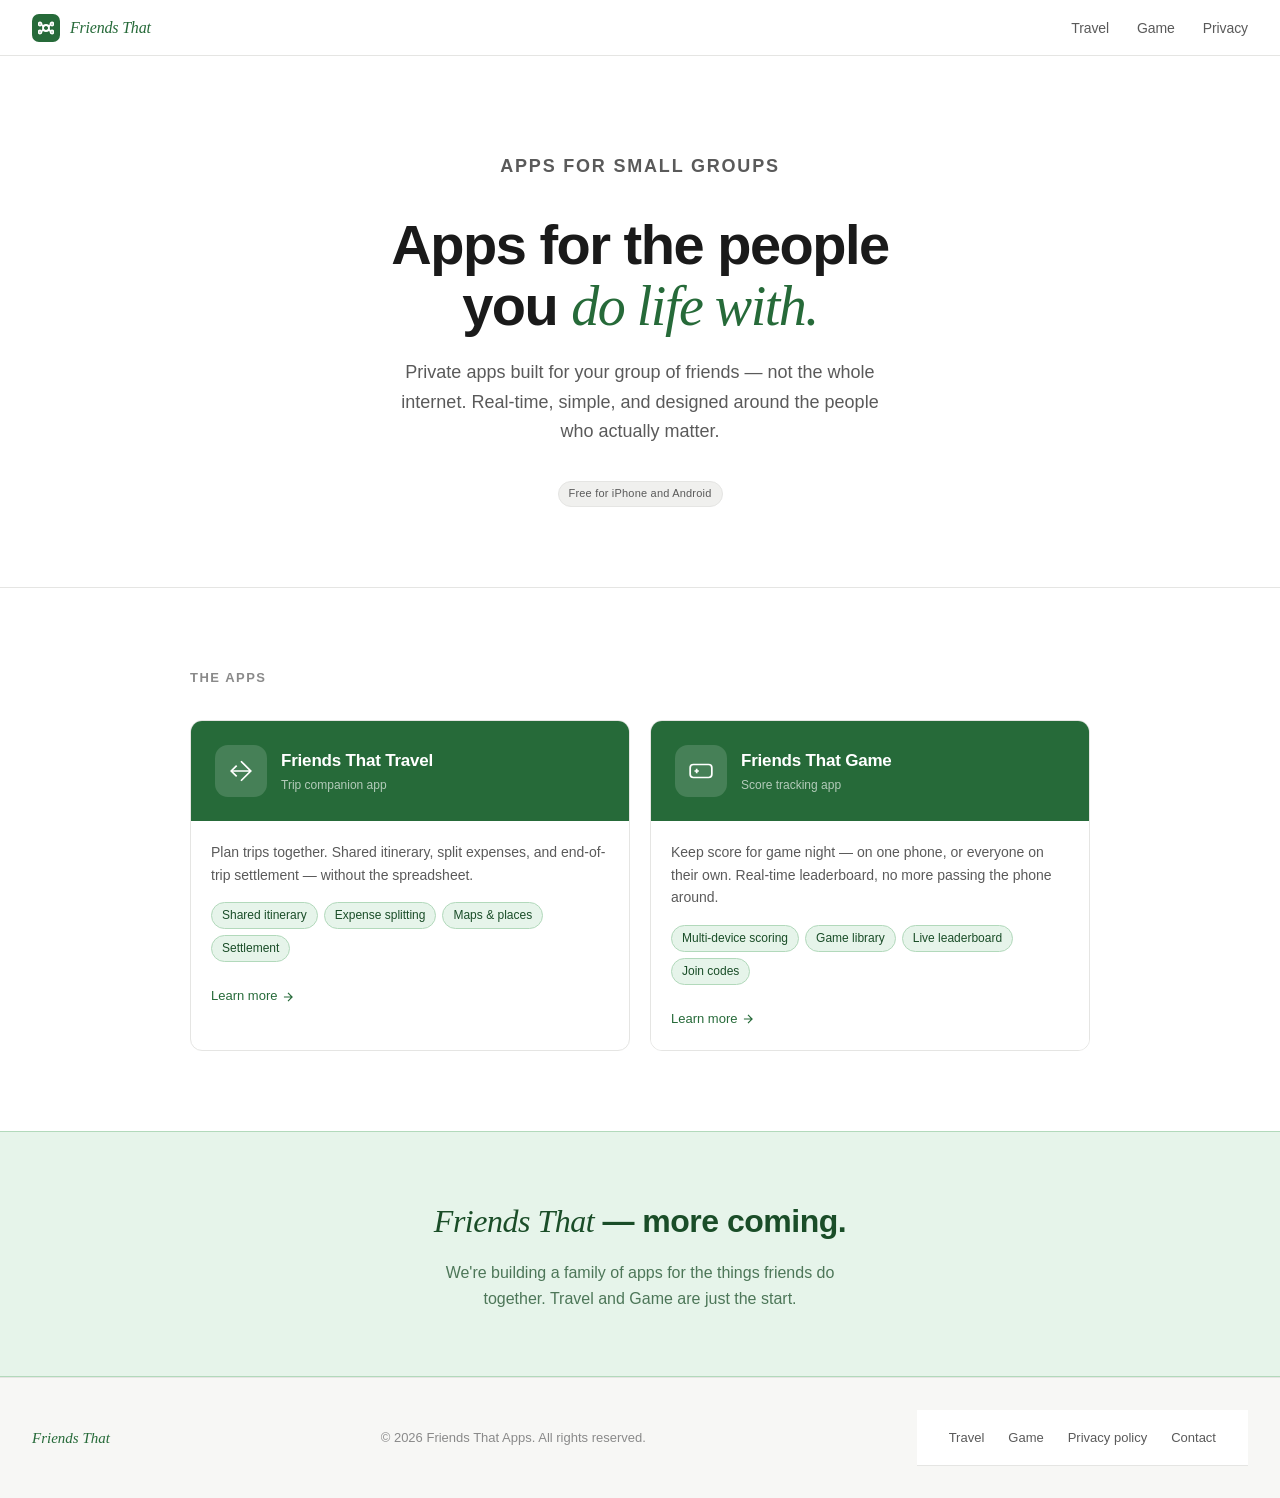
<file: index.html>
<!DOCTYPE html>
<html lang="en">
<head>
  <meta charset="UTF-8" />
  <meta name="viewport" content="width=device-width, initial-scale=1.0" />
  <title>Friends That — Apps for the people you do life with</title>
  <meta name="description" content="A family of private iOS apps built for small groups of friends. Plan trips, track scores, and do more together." />
  <link rel="stylesheet" href="style.css" />
  <style>
    .hero {
      padding: 6rem 2rem 5rem;
      text-align: center;
      border-bottom: 0.5px solid var(--border);
    }
    .hero-eyebrow {
      font-size: 12px; font-weight: 600; letter-spacing: 1.8px;
      text-transform: uppercase; color: var(--green);
      margin-bottom: 1.25rem;
    }
    .hero h1 {
      font-size: clamp(36px, 6vw, 56px);
      font-weight: 700; letter-spacing: -1.5px;
      line-height: 1.1; margin-bottom: 1.25rem;
      color: var(--text);
    }
    .hero h1 em {
      font-style: italic; font-weight: 400;
      font-family: Georgia, "Times New Roman", serif;
      color: var(--green);
    }
    .hero p {
      font-size: 18px; color: var(--text-muted);
      max-width: 480px; margin: 0 auto 2rem;
      line-height: 1.65;
    }
    .hero-note {
      font-size: 12px; color: var(--text-subtle); margin-top: 1rem;
    }

    .apps { padding: 5rem 2rem; }
    .apps-inner { max-width: 900px; margin: 0 auto; }
    .apps h2 {
      font-size: 13px; font-weight: 600; letter-spacing: 1.5px;
      text-transform: uppercase; color: var(--text-subtle);
      margin-bottom: 2rem;
    }
    .apps-grid {
      display: grid;
      grid-template-columns: repeat(auto-fit, minmax(280px, 1fr));
      gap: 1.25rem;
    }
    .app-card {
      border: 0.5px solid var(--border);
      border-radius: var(--radius);
      overflow: hidden;
      transition: box-shadow 0.2s, transform 0.2s;
      text-decoration: none; color: inherit;
      display: block;
    }
    .app-card:hover {
      box-shadow: 0 8px 32px rgba(38,106,57,0.10);
      transform: translateY(-2px);
      text-decoration: none;
    }
    .app-card-header {
      background: var(--green);
      padding: 1.5rem;
      display: flex; align-items: center; gap: 14px;
    }
    .app-icon-wrap {
      width: 52px; height: 52px;
      background: rgba(255,255,255,0.15);
      border-radius: 13px;
      display: flex; align-items: center; justify-content: center;
      flex-shrink: 0;
    }
    .app-icon-wrap svg { width: 26px; height: 26px; stroke: #fff; fill: none; stroke-width: 1.6; }
    .app-card-header-text { flex: 1; }
    .app-card-header-text h3 {
      font-size: 17px; font-weight: 600; color: #fff;
      margin-bottom: 2px; letter-spacing: -0.2px;
    }
    .app-card-header-text p {
      font-size: 12px; color: rgba(255,255,255,0.65);
    }
    .app-card-body { padding: 1.25rem; background: var(--bg); }
    .app-card-body p {
      font-size: 14px; color: var(--text-muted);
      line-height: 1.6; margin-bottom: 1rem;
    }
    .pill-row { display: flex; flex-wrap: wrap; gap: 6px; margin-bottom: 1.25rem; }
    .pill {
      font-size: 12px; padding: 3px 10px; border-radius: 100px;
      background: var(--green-light); color: var(--green-dark);
      border: 0.5px solid var(--green-border);
    }
    .card-link {
      font-size: 13px; font-weight: 500; color: var(--green);
      display: inline-flex; align-items: center; gap: 4px;
    }
    .card-link svg { width: 14px; height: 14px; stroke: currentColor; fill: none; stroke-width: 2; }

    .brand-section {
      background: var(--green-light);
      border-top: 0.5px solid var(--green-border);
      border-bottom: 0.5px solid var(--green-border);
      padding: 4rem 2rem; text-align: center;
    }
    .brand-section h2 {
      font-size: clamp(22px, 4vw, 32px);
      font-weight: 700; letter-spacing: -0.5px;
      margin-bottom: 0.75rem; color: var(--green-dark);
    }
    .brand-section h2 em {
      font-style: italic; font-weight: 400;
      font-family: Georgia, "Times New Roman", serif;
    }
    .brand-section p {
      font-size: 16px; color: var(--green-dark);
      max-width: 440px; margin: 0 auto;
      opacity: 0.75; line-height: 1.65;
    }
  </style>
</head>
<body>

<nav>
  <a href="index.html" class="nav-brand">
    <div class="nav-logo-mark">
      <svg viewBox="0 0 16 16"><circle cx="8" cy="8" r="3"/><circle cx="2" cy="4" r="1.5"/><circle cx="14" cy="4" r="1.5"/><circle cx="2" cy="12" r="1.5"/><circle cx="14" cy="12" r="1.5"/><line x1="4" y1="5" x2="6" y2="7"/><line x1="12" y1="5" x2="10" y2="7"/><line x1="4" y1="11" x2="6" y2="9"/><line x1="12" y1="11" x2="10" y2="9"/></svg>
    </div>
    <span class="nav-wordmark"><em>Friends That</em></span>
  </a>
  <ul class="nav-links">
    <li><a href="travel.html">Travel</a></li>
    <li><a href="game.html">Game</a></li>
    <li><a href="privacy.html">Privacy</a></li>
  </ul>
</nav>

<section class="hero">
  <p class="hero-eyebrow">Apps for Small Groups</p>
  <h1>Apps for the people<br>you <em>do life with.</em></h1>
  <p>Private apps built for your group of friends — not the whole internet. Real-time, simple, and designed around the people who actually matter.</p>
  <span class="badge badge-gray">Free for iPhone and Android</span>
</section>

<section class="apps">
  <div class="apps-inner">
    <h2>The apps</h2>
    <div class="apps-grid">

      <a href="travel.html" class="app-card">
        <div class="app-card-header">
          <div class="app-icon-wrap">
            <svg viewBox="0 0 24 24"><path d="M3 12h18M12 3l9 9-9 9"/><path d="M8 7l-5 5 5 5"/></svg>
          </div>
          <div class="app-card-header-text">
            <h3>Friends That Travel</h3>
            <p>Trip companion app</p>
          </div>
        </div>
        <div class="app-card-body">
          <p>Plan trips together. Shared itinerary, split expenses, and end-of-trip settlement — without the spreadsheet.</p>
          <div class="pill-row">
            <span class="pill">Shared itinerary</span>
            <span class="pill">Expense splitting</span>
            <span class="pill">Maps & places</span>
            <span class="pill">Settlement</span>
          </div>
          <span class="card-link">Learn more <svg viewBox="0 0 24 24"><path d="M5 12h14M12 5l7 7-7 7"/></svg></span>
        </div>
      </a>

      <a href="game.html" class="app-card">
        <div class="app-card-header">
          <div class="app-icon-wrap">
            <svg viewBox="0 0 24 24"><rect x="2" y="6" width="20" height="12" rx="3"/><path d="M6 12h4M8 10v4M15 12h.01M18 12h.01"/></svg>
          </div>
          <div class="app-card-header-text">
            <h3>Friends That Game</h3>
            <p>Score tracking app</p>
          </div>
        </div>
        <div class="app-card-body">
          <p>Keep score for game night — on one phone, or everyone on their own. Real-time leaderboard, no more passing the phone around.</p>
          <div class="pill-row">
            <span class="pill">Multi-device scoring</span>
            <span class="pill">Game library</span>
            <span class="pill">Live leaderboard</span>
            <span class="pill">Join codes</span>
          </div>
          <span class="card-link">Learn more <svg viewBox="0 0 24 24"><path d="M5 12h14M12 5l7 7-7 7"/></svg></span>
        </div>
      </a>

    </div>
  </div>
</section>

<div class="brand-section">
  <h2><em>Friends That</em> — more coming.</h2>
  <p>We're building a family of apps for the things friends do together. Travel and Game are just the start.</p>
</div>

<footer>
  <span class="footer-brand">Friends That</span>
  <span class="footer-copy">© 2026 Friends That Apps. All rights reserved.</span>
  <nav class="footer-links">
    <a href="travel.html">Travel</a>
    <a href="game.html">Game</a>
    <a href="privacy.html">Privacy policy</a>
    <a href="mailto:privacy@friendsthat.app">Contact</a>
  </nav>
</footer>

</body>
</html>
</file>
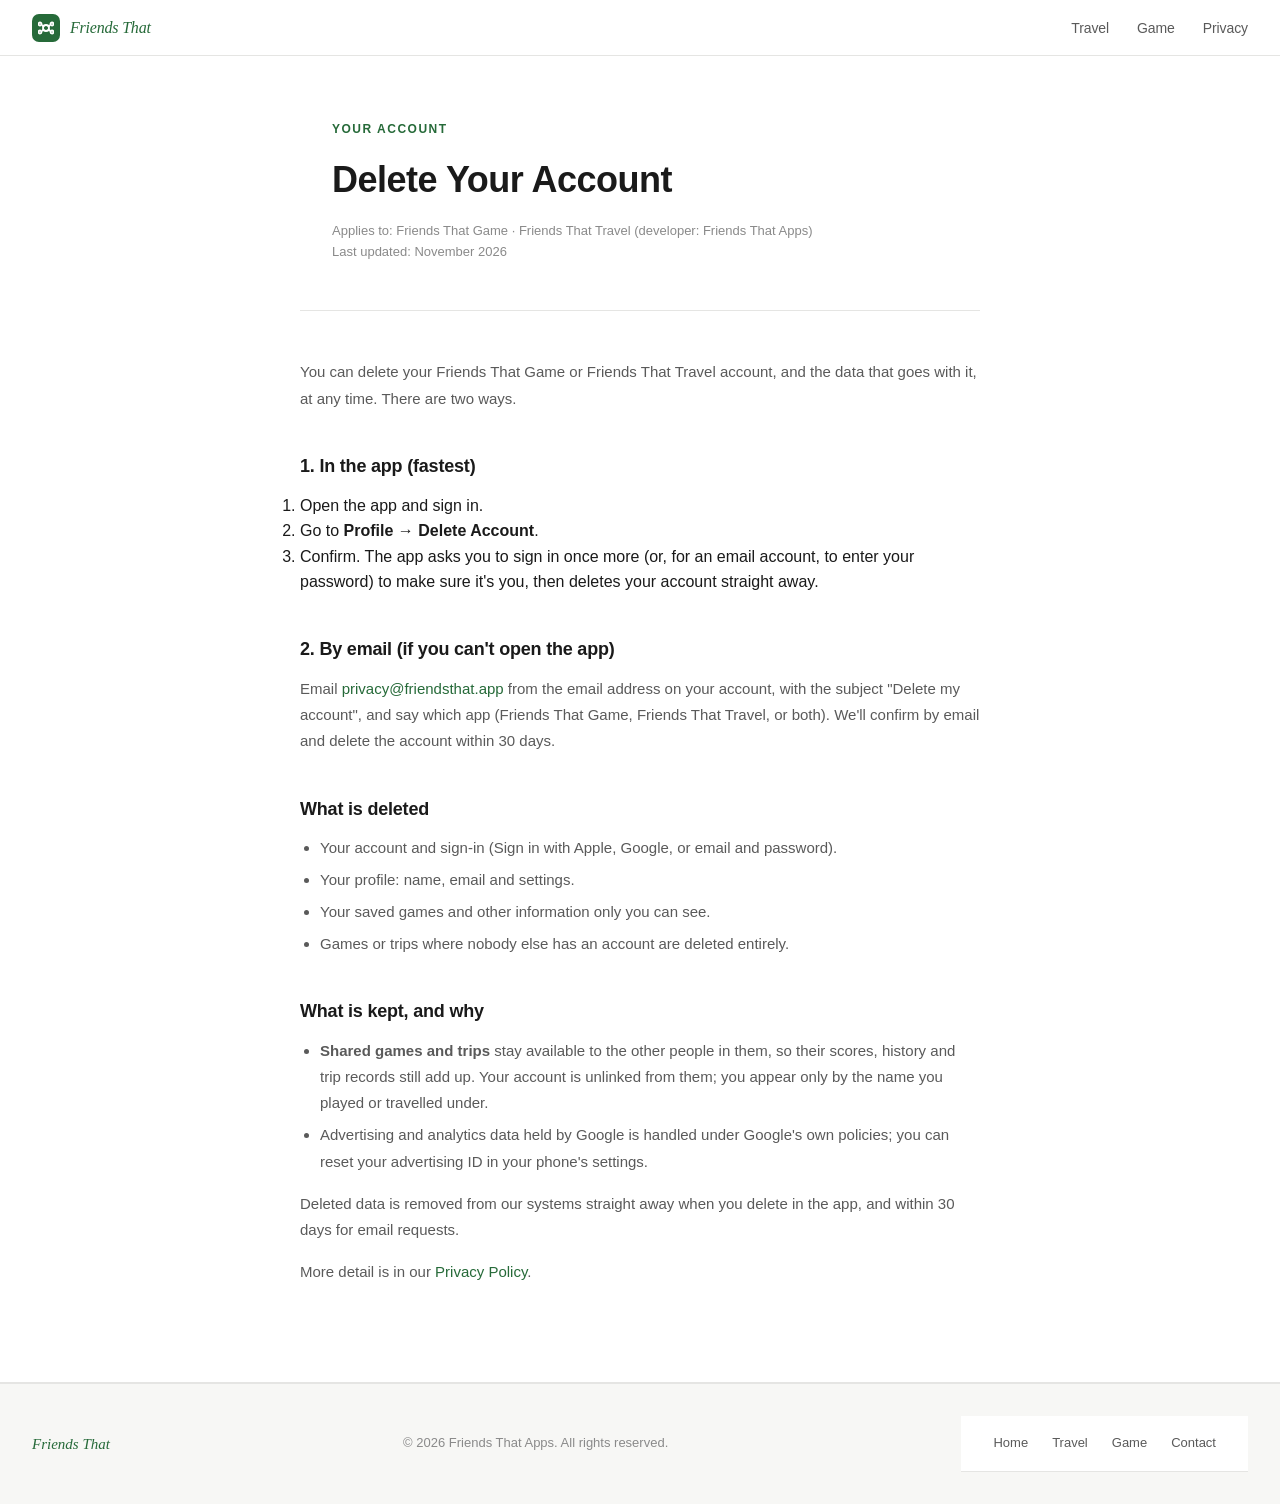
<file: delete-account.html>
<!DOCTYPE html>
<html lang="en">
<head>
  <meta charset="UTF-8" />
  <meta name="viewport" content="width=device-width, initial-scale=1.0" />
  <title>Delete Your Account — Friends That</title>
  <meta name="description" content="How to delete your Friends That Game or Friends That Travel account and data." />
  <link rel="stylesheet" href="style.css" />
  <style>
    .policy-hero {
      padding: 4rem 2rem 3rem;
      border-bottom: 0.5px solid var(--border);
      max-width: 680px; margin: 0 auto;
    }
    .policy-hero p.eyebrow {
      font-size: 12px; font-weight: 600; letter-spacing: 1.5px;
      text-transform: uppercase; color: var(--green);
      margin-bottom: 0.75rem;
    }
    .policy-hero h1 {
      font-size: clamp(26px, 4vw, 36px);
      font-weight: 700; letter-spacing: -0.5px;
      margin-bottom: 0.75rem;
    }
    .policy-hero .meta {
      font-size: 13px; color: var(--text-subtle);
    }
    .policy-body {
      padding: 3rem 2rem 5rem;
    }
  </style>
</head>
<body>

<nav>
  <a href="index.html" class="nav-brand">
    <div class="nav-logo-mark">
      <svg viewBox="0 0 16 16"><circle cx="8" cy="8" r="3"/><circle cx="2" cy="4" r="1.5"/><circle cx="14" cy="4" r="1.5"/><circle cx="2" cy="12" r="1.5"/><circle cx="14" cy="12" r="1.5"/><line x1="4" y1="5" x2="6" y2="7"/><line x1="12" y1="5" x2="10" y2="7"/><line x1="4" y1="11" x2="6" y2="9"/><line x1="12" y1="11" x2="10" y2="9"/></svg>
    </div>
    <span class="nav-wordmark"><em>Friends That</em></span>
  </a>
  <ul class="nav-links">
    <li><a href="travel.html">Travel</a></li>
    <li><a href="game.html">Game</a></li>
    <li><a href="privacy.html">Privacy</a></li>
  </ul>
</nav>

<div class="policy-hero">
  <p class="eyebrow">Your account</p>
  <h1>Delete Your Account</h1>
  <p class="meta">Applies to: Friends That Game · Friends That Travel (developer: Friends That Apps)<br>Last updated: November 2026</p>
</div>

<div class="policy-body">
  <div class="prose">

    <p>You can delete your Friends That Game or Friends That Travel account, and the data that goes with it, at any time. There are two ways.</p>

    <h2>1. In the app (fastest)</h2>
    <ol>
      <li>Open the app and sign in.</li>
      <li>Go to <strong>Profile</strong> → <strong>Delete Account</strong>.</li>
      <li>Confirm. The app asks you to sign in once more (or, for an email account, to enter your password) to make sure it's you, then deletes your account straight away.</li>
    </ol>

    <h2>2. By email (if you can't open the app)</h2>
    <p>Email <a href="mailto:privacy@friendsthat.app?subject=Delete%20my%20account">privacy@friendsthat.app</a> from the email address on your account, with the subject "Delete my account", and say which app (Friends That Game, Friends That Travel, or both). We'll confirm by email and delete the account within 30 days.</p>

    <h2>What is deleted</h2>
    <ul>
      <li>Your account and sign-in (Sign in with Apple, Google, or email and password).</li>
      <li>Your profile: name, email and settings.</li>
      <li>Your saved games and other information only you can see.</li>
      <li>Games or trips where nobody else has an account are deleted entirely.</li>
    </ul>

    <h2>What is kept, and why</h2>
    <ul>
      <li><strong>Shared games and trips</strong> stay available to the other people in them, so their scores, history and trip records still add up. Your account is unlinked from them; you appear only by the name you played or travelled under.</li>
      <li>Advertising and analytics data held by Google is handled under Google's own policies; you can reset your advertising ID in your phone's settings.</li>
    </ul>
    <p>Deleted data is removed from our systems straight away when you delete in the app, and within 30 days for email requests.</p>

    <p>More detail is in our <a href="privacy.html">Privacy Policy</a>.</p>

  </div>
</div>

<hr class="divider" />

<footer>
  <span class="footer-brand">Friends That</span>
  <span class="footer-copy">© 2026 Friends That Apps. All rights reserved.</span>
  <nav class="footer-links">
    <a href="index.html">Home</a>
    <a href="travel.html">Travel</a>
    <a href="game.html">Game</a>
    <a href="mailto:privacy@friendsthat.app">Contact</a>
  </nav>
</footer>

</body>
</html>
</file>
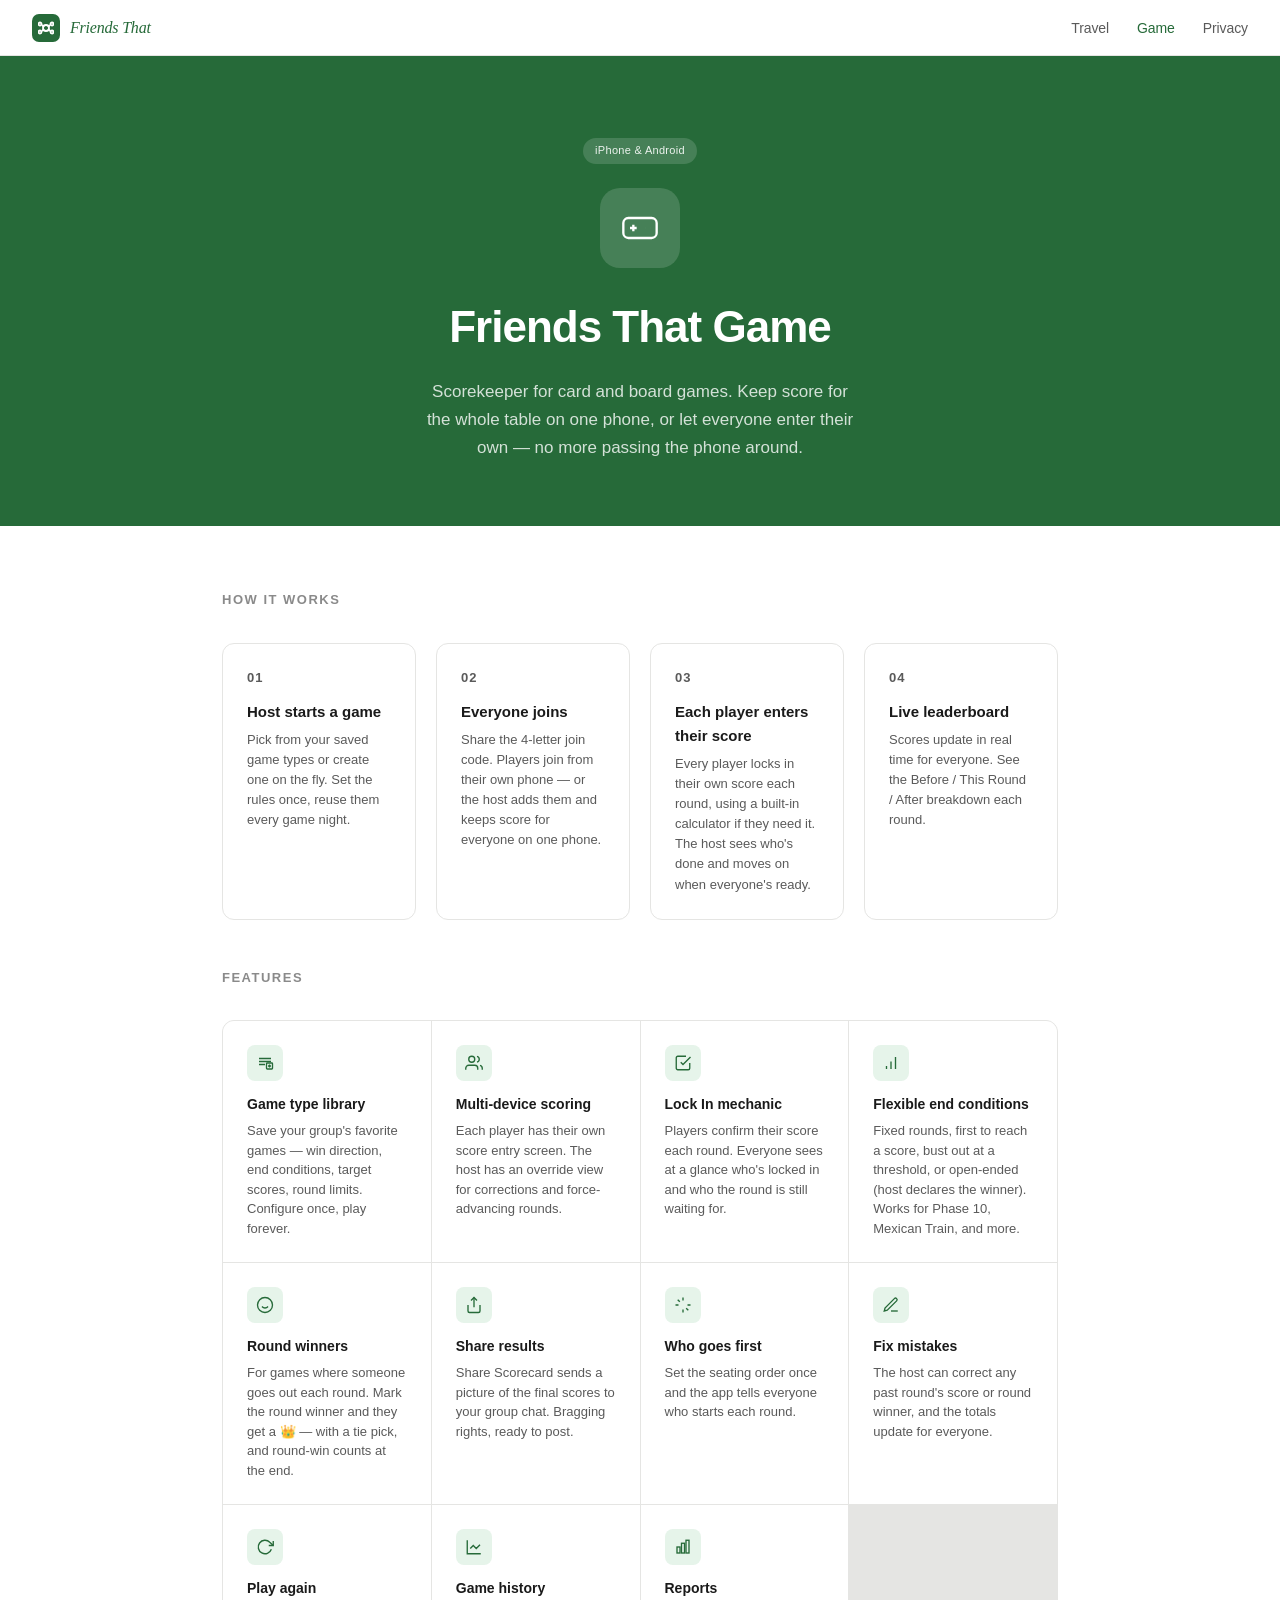
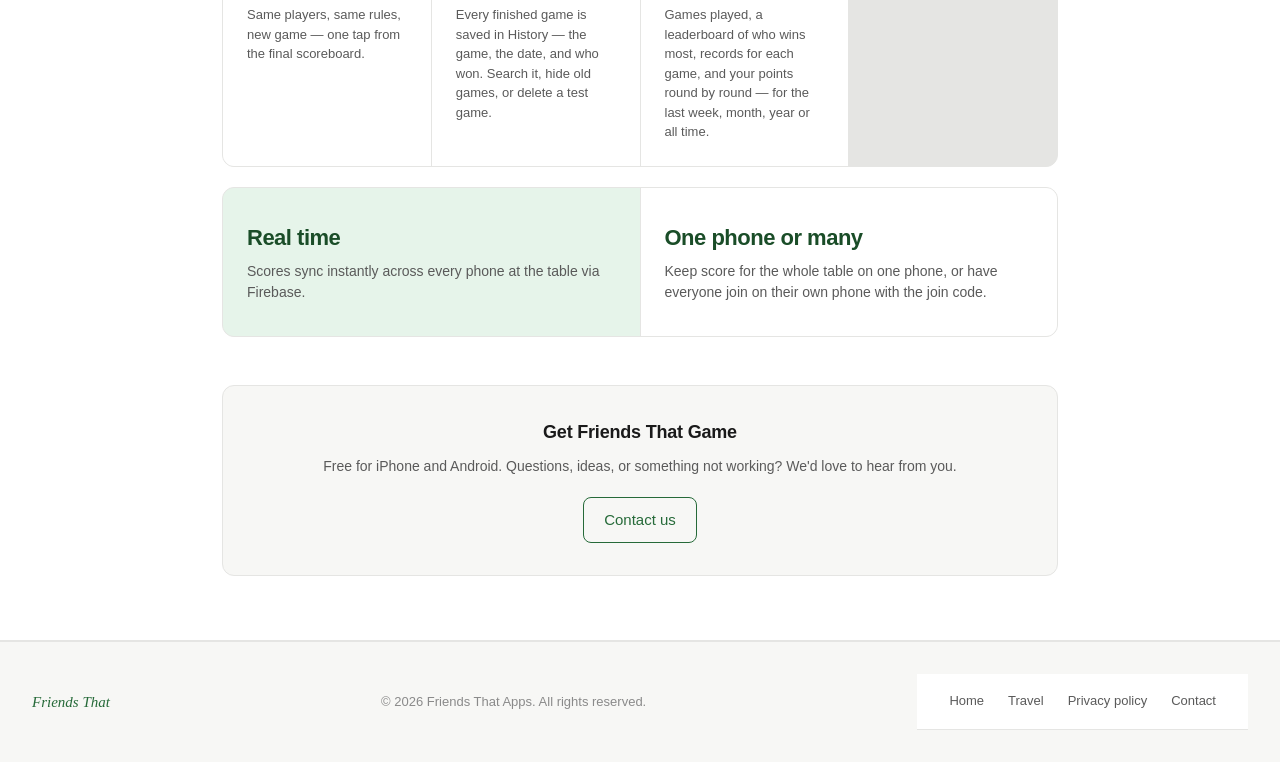
<file: game.html>
<!DOCTYPE html>
<html lang="en">
<head>
  <meta charset="UTF-8" />
  <meta name="viewport" content="width=device-width, initial-scale=1.0" />
  <title>Friends That Game — Score tracking for your game group</title>
  <meta name="description" content="Distributed scorekeeper for card and board games. Everyone tracks their own score on their own phone — real-time leaderboard, no more passing the phone around." />
  <link rel="stylesheet" href="style.css" />
  <style>
    .app-hero {
      background: var(--green);
      padding: 5rem 2rem 4rem;
      text-align: center;
      color: #fff;
    }
    .app-hero .badge-hero {
      display: inline-block;
      background: rgba(255,255,255,0.15);
      color: rgba(255,255,255,0.9);
      font-size: 11px; font-weight: 500; letter-spacing: 0.3px;
      padding: 4px 12px; border-radius: 100px;
      margin-bottom: 1.5rem;
    }
    .app-hero .app-icon-large {
      width: 80px; height: 80px;
      background: rgba(255,255,255,0.15);
      border-radius: 20px;
      display: flex; align-items: center; justify-content: center;
      margin: 0 auto 1.5rem;
    }
    .app-hero .app-icon-large svg {
      width: 40px; height: 40px; stroke: #fff; fill: none; stroke-width: 1.4;
    }
    .app-hero h1 {
      font-size: clamp(28px, 5vw, 44px);
      font-weight: 700; letter-spacing: -1px;
      margin-bottom: 1rem; color: #fff;
    }
    .app-hero p {
      font-size: 17px; color: rgba(255,255,255,0.8);
      max-width: 440px; margin: 0 auto;
      line-height: 1.65;
    }

    .features-section { padding: 4rem 2rem; max-width: 900px; margin: 0 auto; }
    .features-section h2 {
      font-size: 13px; font-weight: 600; letter-spacing: 1.5px;
      text-transform: uppercase; color: var(--text-subtle);
      margin-bottom: 2rem;
    }

    .how-it-works {
      display: grid;
      grid-template-columns: repeat(auto-fit, minmax(180px, 1fr));
      gap: 1.25rem;
      margin-bottom: 3rem;
    }
    .step-card {
      border: 0.5px solid var(--border);
      border-radius: var(--radius);
      padding: 1.5rem;
      background: var(--bg);
    }
    .step-num {
      font-size: 12px; font-weight: 700; letter-spacing: 1px;
      color: var(--green); margin-bottom: 0.75rem;
      font-variant-numeric: tabular-nums;
    }
    .step-card h3 { font-size: 15px; font-weight: 600; margin-bottom: 0.35rem; }
    .step-card p  { font-size: 13px; color: var(--text-muted); line-height: 1.55; }

    .highlight-row {
      display: grid;
      grid-template-columns: 1fr 1fr;
      gap: 1px;
      background: var(--border);
      border: 0.5px solid var(--border);
      border-radius: var(--radius);
      overflow: hidden;
      margin-bottom: 1px;
    }
    .highlight-cell {
      background: var(--bg);
      padding: 2rem 1.5rem;
    }
    .highlight-cell.accent { background: var(--green-light); }
    .highlight-cell h3 {
      font-size: 22px; font-weight: 700; color: var(--green-dark);
      letter-spacing: -0.5px; margin-bottom: 0.35rem;
    }
    .highlight-cell p { font-size: 14px; color: var(--text-muted); line-height: 1.55; }

    .testflight-cta {
      background: var(--bg-secondary);
      border: 0.5px solid var(--border);
      border-radius: var(--radius);
      padding: 2rem; text-align: center;
      margin-top: 3rem;
    }
    .testflight-cta h3 { font-size: 18px; font-weight: 600; margin-bottom: 0.5rem; letter-spacing: -0.2px; }
    .testflight-cta p { font-size: 14px; color: var(--text-muted); margin-bottom: 1.25rem; }

    @media (max-width: 560px) {
      .highlight-row { grid-template-columns: 1fr; }
    }
  </style>
</head>
<body>

<nav>
  <a href="index.html" class="nav-brand">
    <div class="nav-logo-mark">
      <svg viewBox="0 0 16 16"><circle cx="8" cy="8" r="3"/><circle cx="2" cy="4" r="1.5"/><circle cx="14" cy="4" r="1.5"/><circle cx="2" cy="12" r="1.5"/><circle cx="14" cy="12" r="1.5"/><line x1="4" y1="5" x2="6" y2="7"/><line x1="12" y1="5" x2="10" y2="7"/><line x1="4" y1="11" x2="6" y2="9"/><line x1="12" y1="11" x2="10" y2="9"/></svg>
    </div>
    <span class="nav-wordmark"><em>Friends That</em></span>
  </a>
  <ul class="nav-links">
    <li><a href="travel.html">Travel</a></li>
    <li><a href="game.html" class="active">Game</a></li>
    <li><a href="privacy.html">Privacy</a></li>
  </ul>
</nav>

<header class="app-hero">
  <span class="badge-hero">iPhone &amp; Android</span>
  <div class="app-icon-large">
    <svg viewBox="0 0 24 24"><rect x="2" y="6" width="20" height="12" rx="3"/><path d="M6 12h4M8 10v4M15 12h.01M18 12h.01"/></svg>
  </div>
  <h1>Friends That Game</h1>
  <p>Scorekeeper for card and board games. Keep score for the whole table on one phone, or let everyone enter their own — no more passing the phone around.</p>
</header>

<section class="features-section">
  <h2>How it works</h2>

  <div class="how-it-works">
    <div class="step-card">
      <p class="step-num">01</p>
      <h3>Host starts a game</h3>
      <p>Pick from your saved game types or create one on the fly. Set the rules once, reuse them every game night.</p>
    </div>
    <div class="step-card">
      <p class="step-num">02</p>
      <h3>Everyone joins</h3>
      <p>Share the 4-letter join code. Players join from their own phone — or the host adds them and keeps score for everyone on one phone.</p>
    </div>
    <div class="step-card">
      <p class="step-num">03</p>
      <h3>Each player enters their score</h3>
      <p>Every player locks in their own score each round, using a built-in calculator if they need it. The host sees who's done and moves on when everyone's ready.</p>
    </div>
    <div class="step-card">
      <p class="step-num">04</p>
      <h3>Live leaderboard</h3>
      <p>Scores update in real time for everyone. See the Before / This Round / After breakdown each round.</p>
    </div>
  </div>

  <h2>Features</h2>

  <div class="feature-grid" style="margin-bottom: 1.25rem;">
    <div class="feature-item">
      <div class="feature-icon">
        <svg viewBox="0 0 24 24"><path d="M4 6h16M4 10h16M4 14h8"/><rect x="14" y="12" width="8" height="8" rx="1"/><path d="M18 14v4M16 16h4"/></svg>
      </div>
      <h3>Game type library</h3>
      <p>Save your group's favorite games — win direction, end conditions, target scores, round limits. Configure once, play forever.</p>
    </div>
    <div class="feature-item">
      <div class="feature-icon">
        <svg viewBox="0 0 24 24"><path d="M17 21v-2a4 4 0 0 0-4-4H5a4 4 0 0 0-4 4v2"/><circle cx="9" cy="7" r="4"/><path d="M23 21v-2a4 4 0 0 0-3-3.87M16 3.13a4 4 0 0 1 0 7.75"/></svg>
      </div>
      <h3>Multi-device scoring</h3>
      <p>Each player has their own score entry screen. The host has an override view for corrections and force-advancing rounds.</p>
    </div>
    <div class="feature-item">
      <div class="feature-icon">
        <svg viewBox="0 0 24 24"><path d="M9 11l3 3L22 4"/><path d="M21 12v7a2 2 0 0 1-2 2H5a2 2 0 0 1-2-2V5a2 2 0 0 1 2-2h11"/></svg>
      </div>
      <h3>Lock In mechanic</h3>
      <p>Players confirm their score each round. Everyone sees at a glance who's locked in and who the round is still waiting for.</p>
    </div>
    <div class="feature-item">
      <div class="feature-icon">
        <svg viewBox="0 0 24 24"><line x1="12" y1="20" x2="12" y2="10"/><line x1="18" y1="20" x2="18" y2="4"/><line x1="6" y1="20" x2="6" y2="16"/></svg>
      </div>
      <h3>Flexible end conditions</h3>
      <p>Fixed rounds, first to reach a score, bust out at a threshold, or open-ended (host declares the winner). Works for Phase 10, Mexican Train, and more.</p>
    </div>
    <div class="feature-item">
      <div class="feature-icon">
        <svg viewBox="0 0 24 24"><circle cx="12" cy="12" r="10"/><path d="M8 14s1.5 2 4 2 4-2 4-2M9 9h.01M15 9h.01"/></svg>
      </div>
      <h3>Round winners</h3>
      <p>For games where someone goes out each round. Mark the round winner and they get a 👑 — with a tie pick, and round-win counts at the end.</p>
    </div>
    <div class="feature-item">
      <div class="feature-icon">
        <svg viewBox="0 0 24 24"><path d="M4 12v8a2 2 0 0 0 2 2h12a2 2 0 0 0 2-2v-8"/><polyline points="16 6 12 2 8 6"/><line x1="12" y1="2" x2="12" y2="15"/></svg>
      </div>
      <h3>Share results</h3>
      <p>Share Scorecard sends a picture of the final scores to your group chat. Bragging rights, ready to post.</p>
    </div>
    <div class="feature-item">
      <div class="feature-icon">
        <svg viewBox="0 0 24 24"><path d="M12 2v4M12 18v4M4.93 4.93l2.83 2.83M16.24 16.24l2.83 2.83M2 12h4M18 12h4"/></svg>
      </div>
      <h3>Who goes first</h3>
      <p>Set the seating order once and the app tells everyone who starts each round.</p>
    </div>
    <div class="feature-item">
      <div class="feature-icon">
        <svg viewBox="0 0 24 24"><path d="M12 20h9"/><path d="M16.5 3.5a2.1 2.1 0 0 1 3 3L7 19l-4 1 1-4z"/></svg>
      </div>
      <h3>Fix mistakes</h3>
      <p>The host can correct any past round's score or round winner, and the totals update for everyone.</p>
    </div>
    <div class="feature-item">
      <div class="feature-icon">
        <svg viewBox="0 0 24 24"><polyline points="23 4 23 10 17 10"/><path d="M20.49 15a9 9 0 1 1-2.12-9.36L23 10"/></svg>
      </div>
      <h3>Play again</h3>
      <p>Same players, same rules, new game — one tap from the final scoreboard.</p>
    </div>
    <div class="feature-item">
      <div class="feature-icon">
        <svg viewBox="0 0 24 24"><path d="M3 3v18h18"/><path d="M7 14l4-4 4 4 5-5"/></svg>
      </div>
      <h3>Game history</h3>
      <p>Every finished game is saved in History — the game, the date, and who won. Search it, hide old games, or delete a test game.</p>
    </div>
    <div class="feature-item">
      <div class="feature-icon">
        <svg viewBox="0 0 24 24"><rect x="4" y="12" width="4" height="8"/><rect x="10" y="7" width="4" height="13"/><rect x="16" y="3" width="4" height="17"/></svg>
      </div>
      <h3>Reports</h3>
      <p>Games played, a leaderboard of who wins most, records for each game, and your points round by round — for the last week, month, year or all time.</p>
    </div>
  </div>

  <div class="highlight-row">
    <div class="highlight-cell accent">
      <h3>Real time</h3>
      <p>Scores sync instantly across every phone at the table via Firebase.</p>
    </div>
    <div class="highlight-cell">
      <h3>One phone or many</h3>
      <p>Keep score for the whole table on one phone, or have everyone join on their own phone with the join code.</p>
    </div>
  </div>

  <div class="testflight-cta">
    <h3>Get Friends That Game</h3>
    <p>Free for iPhone and Android. Questions, ideas, or something not working? We'd love to hear from you.</p>
    <a href="mailto:privacy@friendsthat.app" class="btn btn-outline">Contact us</a>
  </div>
</section>

<hr class="divider" />

<footer>
  <span class="footer-brand">Friends That</span>
  <span class="footer-copy">© 2026 Friends That Apps. All rights reserved.</span>
  <nav class="footer-links">
    <a href="index.html">Home</a>
    <a href="travel.html">Travel</a>
    <a href="privacy.html">Privacy policy</a>
    <a href="mailto:privacy@friendsthat.app">Contact</a>
  </nav>
</footer>

</body>
</html>
</file>
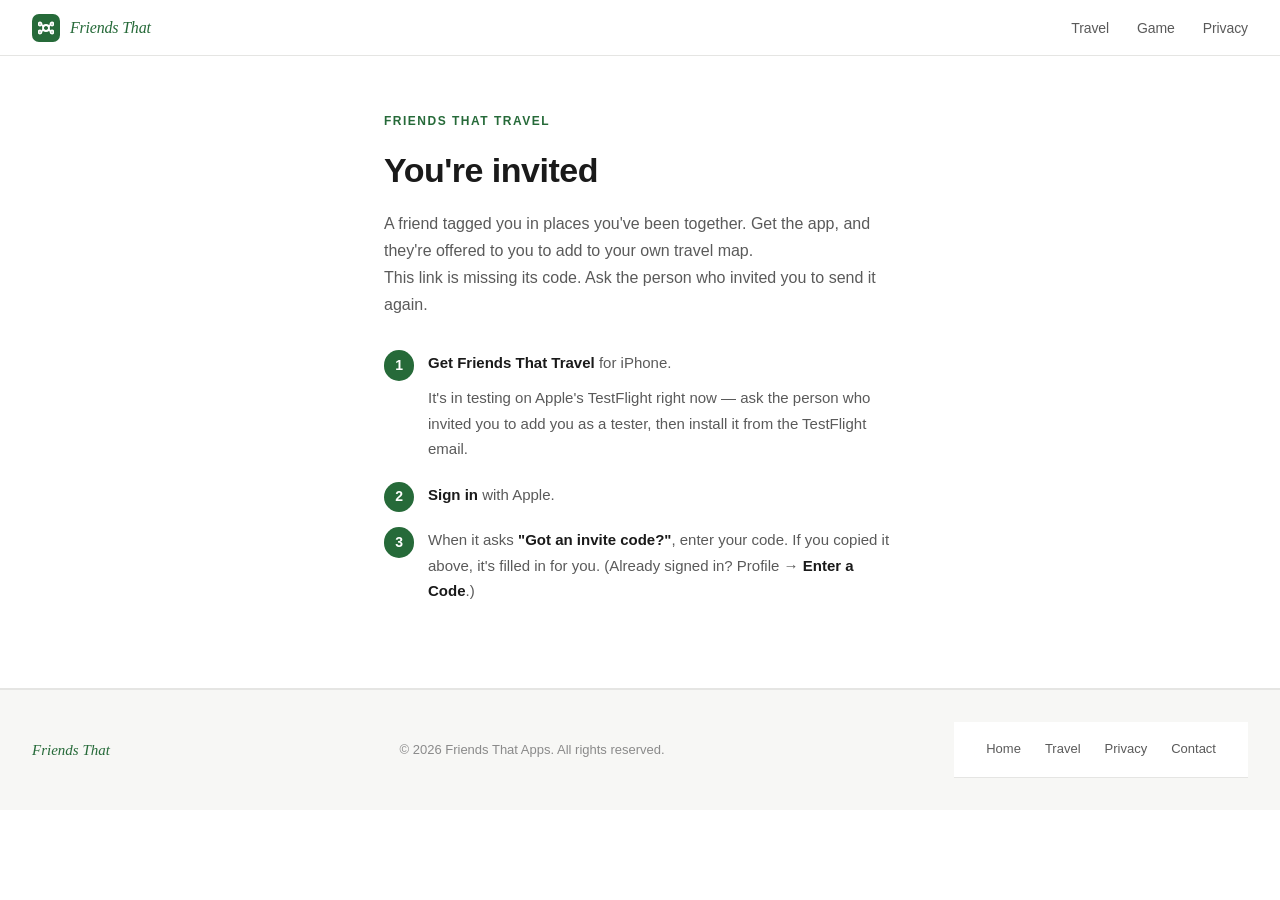
<file: invite.html>
<!DOCTYPE html>
<html lang="en">
<head>
  <meta charset="UTF-8" />
  <meta name="viewport" content="width=device-width, initial-scale=1.0" />
  <meta name="robots" content="noindex" />
  <title>You're Invited — Friends That Travel</title>
  <meta name="description" content="A friend invited you to Friends That Travel. Get the app and enter your code." />
  <link rel="stylesheet" href="style.css" />
  <style>
    .invite {
      max-width: 560px; margin: 0 auto;
      padding: 3.5rem 1.5rem 4rem;
    }
    .invite .eyebrow {
      font-size: 12px; font-weight: 600; letter-spacing: 1.5px;
      text-transform: uppercase; color: var(--green);
      margin-bottom: 0.75rem;
    }
    .invite h1 {
      font-size: clamp(26px, 5vw, 34px);
      font-weight: 700; letter-spacing: -0.5px;
      margin-bottom: 0.75rem;
    }
    .invite .lead { font-size: 16px; color: var(--text-muted); line-height: 1.7; }
    .code-box {
      margin: 2rem 0 1.5rem;
      padding: 1.5rem;
      background: var(--green-light);
      border: 1px solid var(--green-border);
      border-radius: var(--radius);
      text-align: center;
    }
    .code-box .label { font-size: 13px; color: var(--text-muted); margin-bottom: 0.5rem; }
    .code {
      font-family: ui-monospace, SFMono-Regular, Menlo, Consolas, monospace;
      font-size: clamp(30px, 9vw, 40px);
      font-weight: 700; letter-spacing: 0.35em;
      color: var(--green-dark);
      margin-bottom: 1rem;
      word-break: break-all;
    }
    .copied { font-size: 13px; color: var(--green); margin-top: 0.6rem; min-height: 1.2em; }
    .steps { list-style: none; padding: 0; margin: 2rem 0 0; counter-reset: step; }
    .steps li {
      counter-increment: step;
      position: relative;
      padding: 0 0 1.25rem 2.75rem;
      font-size: 15px; color: var(--text-muted); line-height: 1.7;
    }
    .steps li::before {
      content: counter(step);
      position: absolute; left: 0; top: 0;
      width: 1.9rem; height: 1.9rem; border-radius: 50%;
      background: var(--green); color: #fff;
      font-weight: 600; font-size: 14px;
      display: flex; align-items: center; justify-content: center;
    }
    .steps strong { color: var(--text); }
    .get-app { margin-top: 0.6rem; }
    .no-code { display: none; }
  </style>
</head>
<body>

<nav>
  <a href="index.html" class="nav-brand">
    <div class="nav-logo-mark">
      <svg viewBox="0 0 16 16"><circle cx="8" cy="8" r="3"/><circle cx="2" cy="4" r="1.5"/><circle cx="14" cy="4" r="1.5"/><circle cx="2" cy="12" r="1.5"/><circle cx="14" cy="12" r="1.5"/><line x1="4" y1="5" x2="6" y2="7"/><line x1="12" y1="5" x2="10" y2="7"/><line x1="4" y1="11" x2="6" y2="9"/><line x1="12" y1="11" x2="10" y2="9"/></svg>
    </div>
    <span class="nav-wordmark"><em>Friends That</em></span>
  </a>
  <ul class="nav-links">
    <li><a href="travel.html">Travel</a></li>
    <li><a href="game.html">Game</a></li>
    <li><a href="privacy.html">Privacy</a></li>
  </ul>
</nav>

<main class="invite">
  <p class="eyebrow">Friends That Travel</p>
  <h1 id="title">You're invited</h1>
  <p class="lead" id="lead">A friend tagged you in places you've been together. Get the app, and they're offered to you to add to your own travel map.</p>

  <div class="code-box" id="code-box">
    <div class="label">Your invite code</div>
    <div class="code" id="code">——————</div>
    <button class="btn btn-primary" id="copy" type="button">Copy code</button>
    <div class="copied" id="copied" aria-live="polite"></div>
  </div>

  <p class="lead no-code" id="no-code">This link is missing its code. Ask the person who invited you to send it again.</p>

  <ol class="steps">
    <li>
      <strong>Get Friends That Travel</strong> for iPhone.
      <div class="get-app" id="get-app">
        <span id="testing-note">It's in testing on Apple's TestFlight right now — ask <span id="inviter">the person who invited you</span> to add you as a tester, then install it from the TestFlight email.</span>
      </div>
    </li>
    <li><strong>Sign in</strong> with Apple.</li>
    <li>When it asks <strong>"Got an invite code?"</strong>, enter your code. If you copied it above, it's filled in for you. (Already signed in? Profile → <strong>Enter a Code</strong>.)</li>
  </ol>
</main>

<hr class="divider" />

<footer>
  <span class="footer-brand">Friends That</span>
  <span class="footer-copy">© 2026 Friends That Apps. All rights reserved.</span>
  <nav class="footer-links">
    <a href="index.html">Home</a>
    <a href="travel.html">Travel</a>
    <a href="privacy.html">Privacy</a>
    <a href="mailto:privacy@friendsthat.app">Contact</a>
  </nav>
</footer>

<script>
  // Set to the TestFlight public link (App Store Connect → TestFlight →
  // External Testing → Public Link) — or later the App Store link — to show
  // a download button instead of "ask them to add you as a tester".
  var DOWNLOAD_URL = '';

  (function () {
    var params = new URLSearchParams(window.location.search);
    var code = (params.get('c') || '').toUpperCase();
    var name = (params.get('n') || '').trim().slice(0, 40);
    var valid = /^[A-Z0-9]{6}$/.test(code);

    if (name) {
      document.getElementById('title').textContent = name + ' invited you';
      document.getElementById('lead').textContent =
        name + ' tagged you in places you’ve been together. Get the app, and they’re offered to you to add to your own travel map.';
      document.getElementById('inviter').textContent = name;
    }

    if (valid) {
      document.getElementById('code').textContent = code;
    } else {
      document.getElementById('code-box').style.display = 'none';
      document.getElementById('no-code').style.display = 'block';
    }

    if (DOWNLOAD_URL) {
      var a = document.createElement('a');
      a.href = DOWNLOAD_URL;
      a.className = 'btn btn-primary';
      a.textContent = 'Get the app';
      var box = document.getElementById('get-app');
      box.textContent = '';
      box.appendChild(a);
    }

    document.getElementById('copy').addEventListener('click', function () {
      var done = function () {
        document.getElementById('copied').textContent = 'Copied — the app fills it in when you sign in.';
      };
      if (navigator.clipboard && navigator.clipboard.writeText) {
        navigator.clipboard.writeText(code).then(done, function () {
          document.getElementById('copied').textContent = 'Couldn’t copy — write down ' + code + '.';
        });
      } else {
        document.getElementById('copied').textContent = 'Write down ' + code + '.';
      }
    });
  })();
</script>

</body>
</html>
</file>
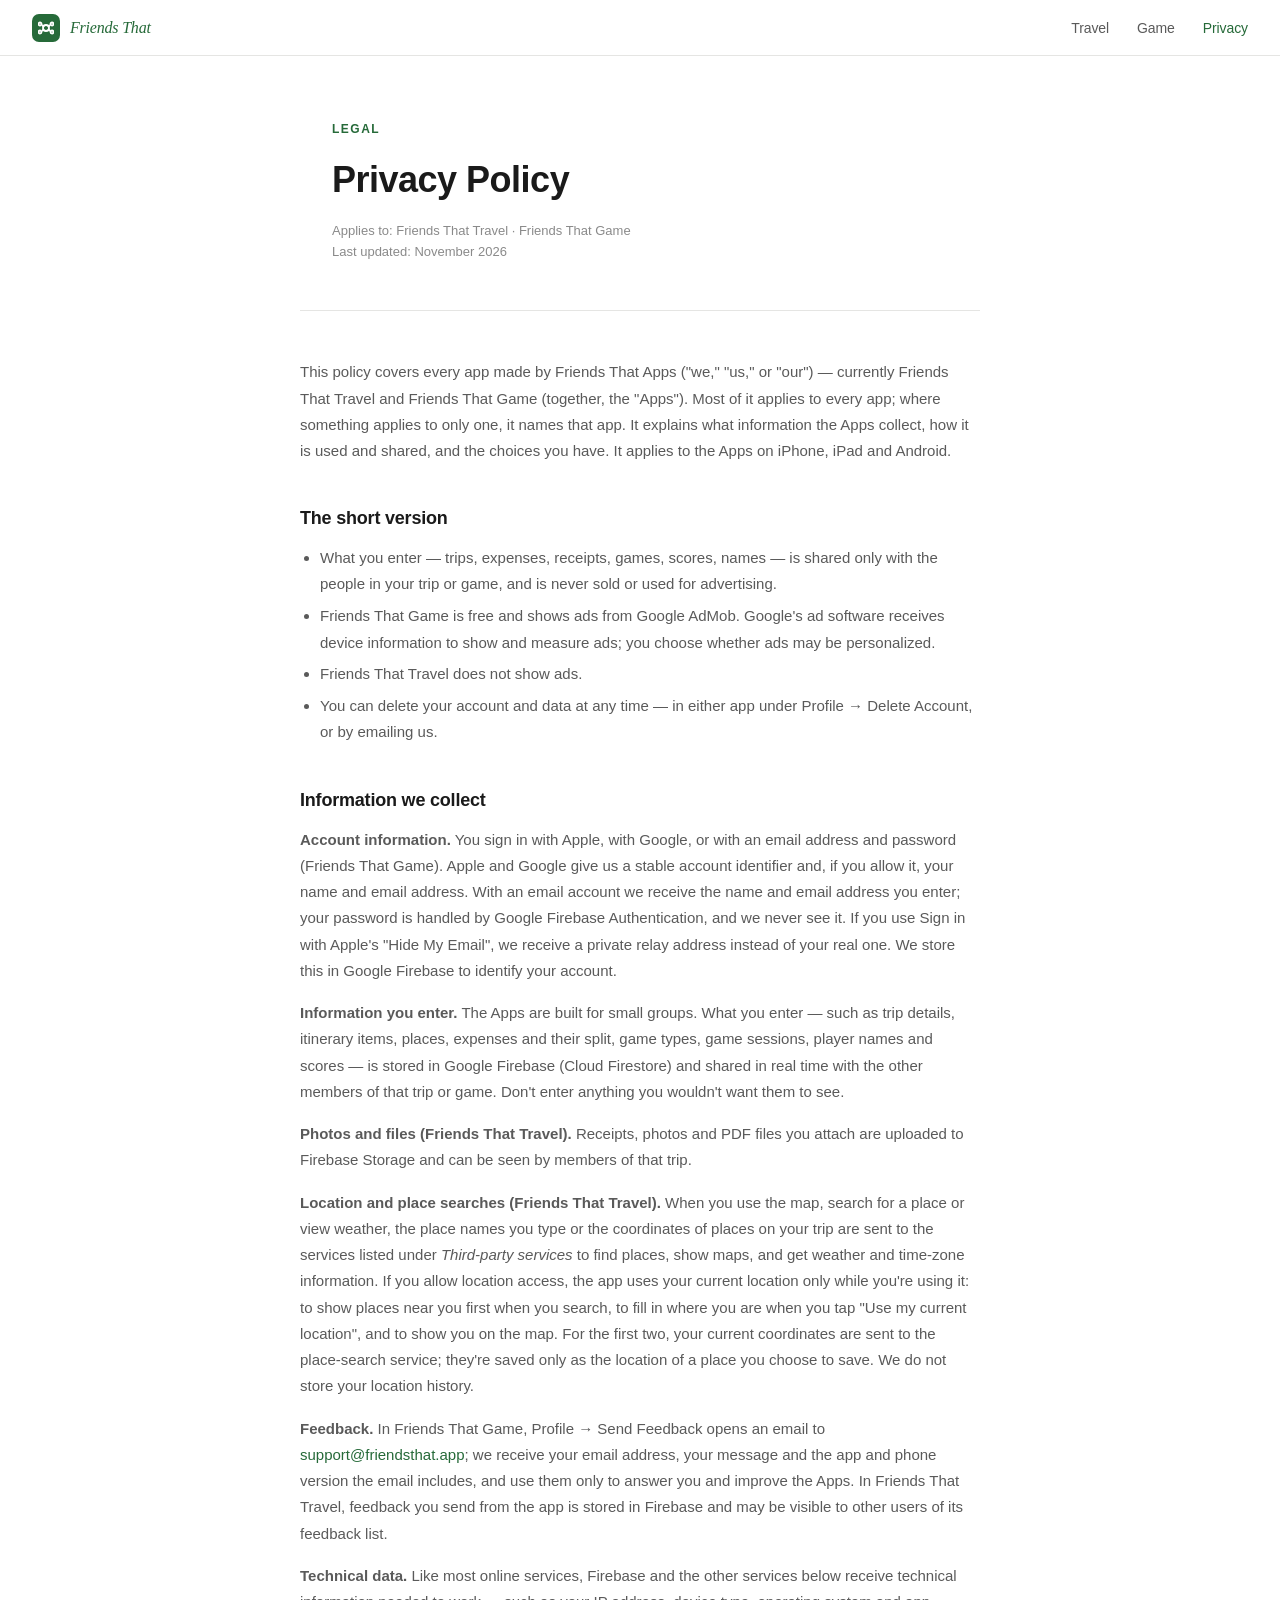
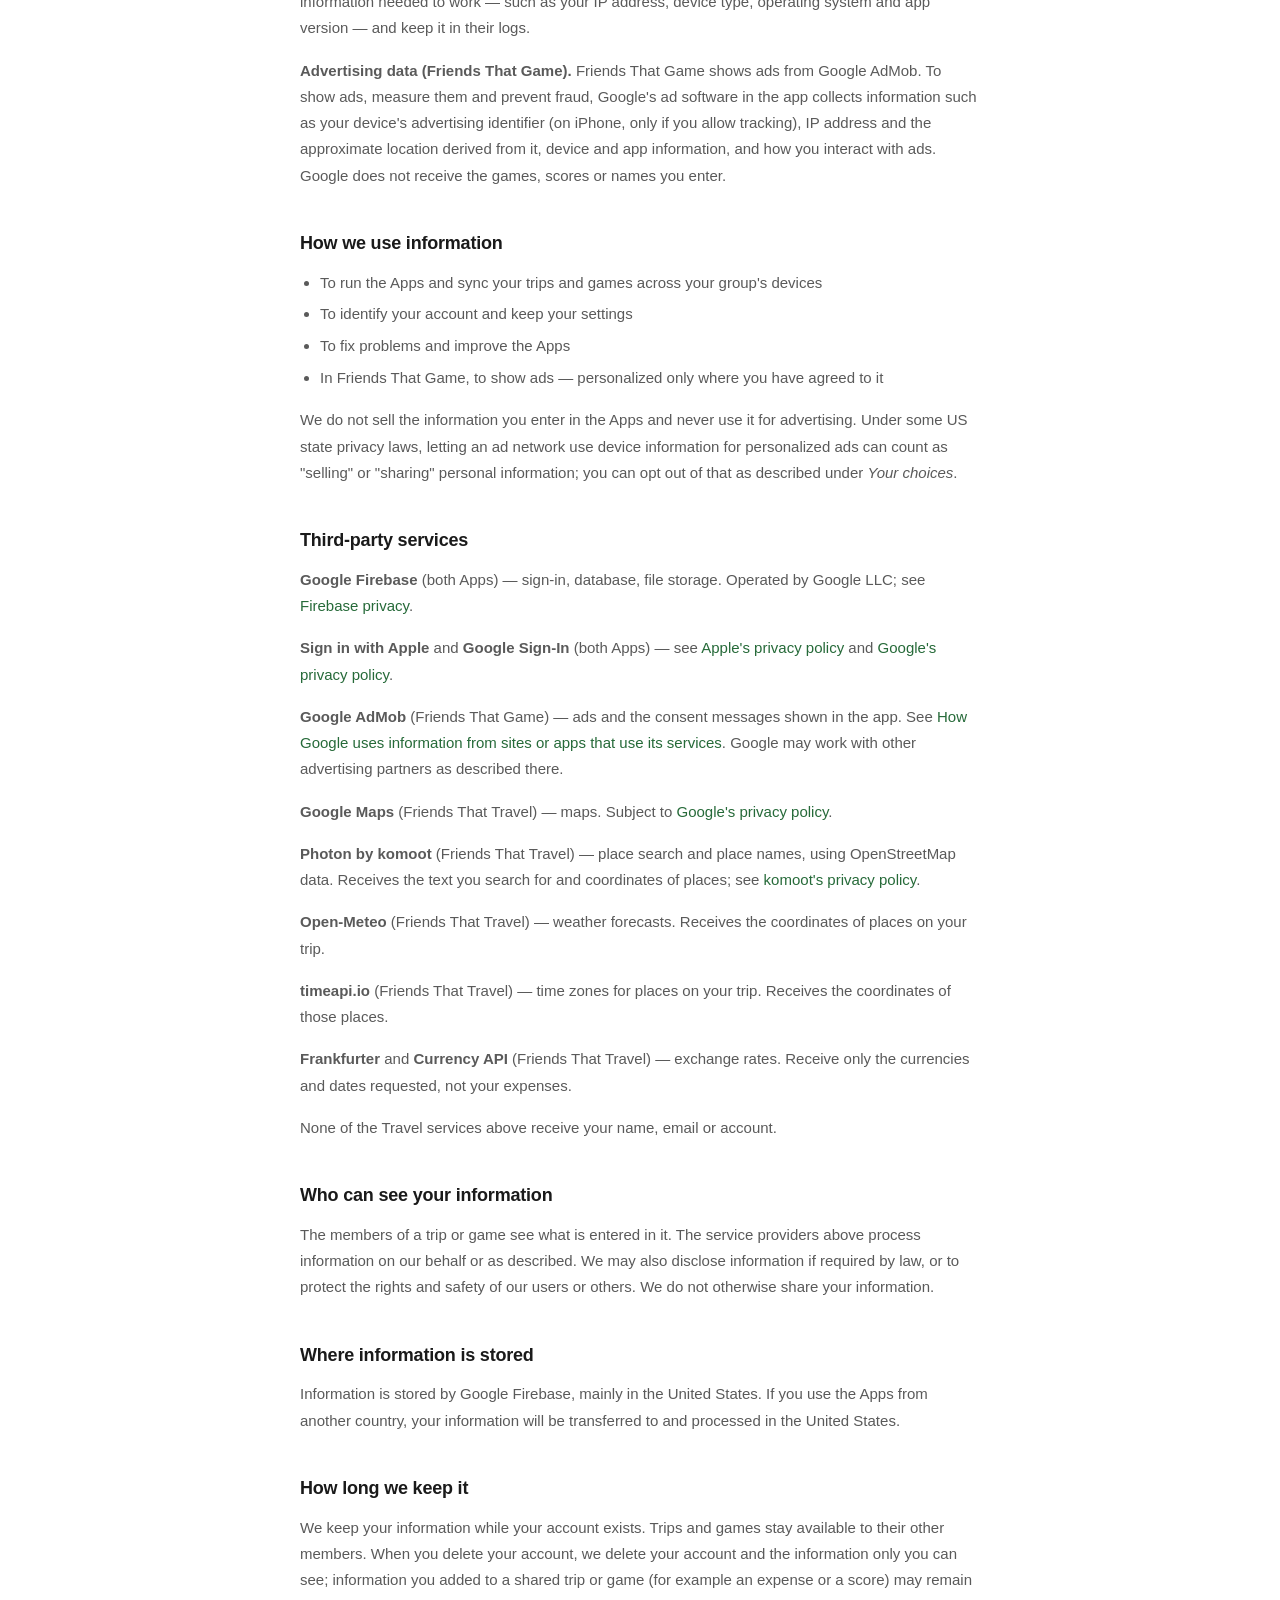
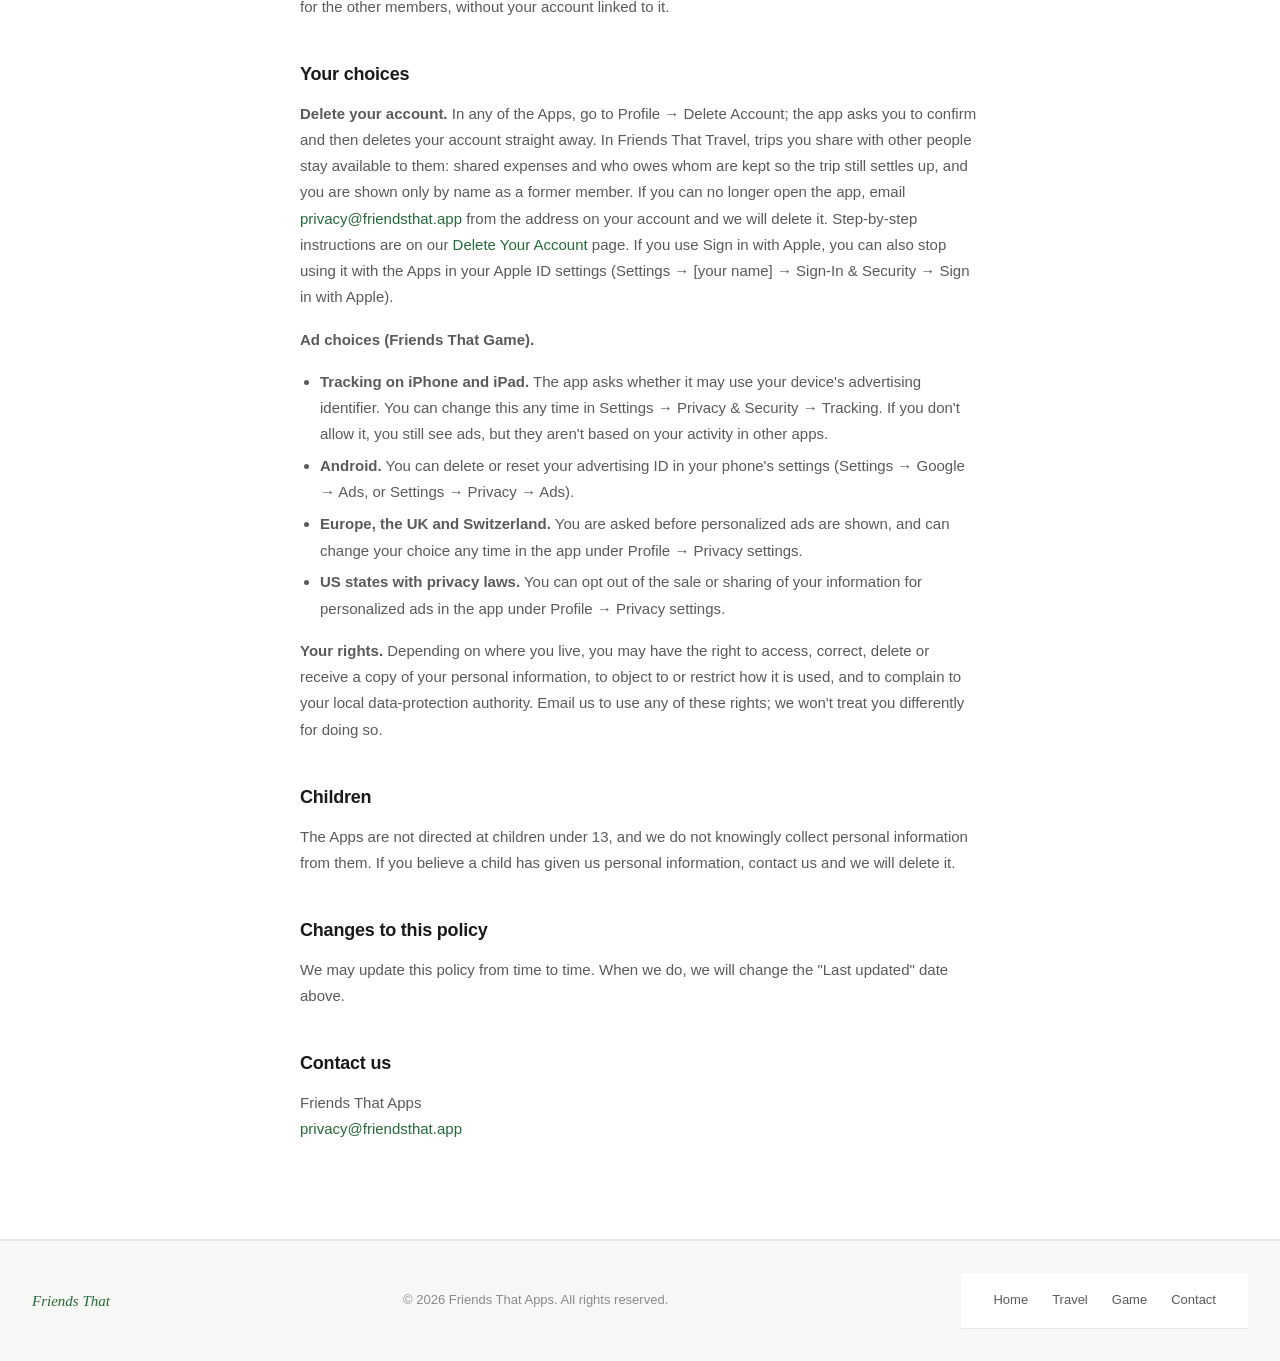
<file: privacy.html>
<!DOCTYPE html>
<html lang="en">
<head>
  <meta charset="UTF-8" />
  <meta name="viewport" content="width=device-width, initial-scale=1.0" />
  <title>Privacy Policy — Friends That</title>
  <meta name="description" content="Privacy policy for Friends That Travel and Friends That Game — iOS apps by Friends That." />
  <link rel="stylesheet" href="style.css" />
  <style>
    .policy-hero {
      padding: 4rem 2rem 3rem;
      border-bottom: 0.5px solid var(--border);
      max-width: 680px; margin: 0 auto;
    }
    .policy-hero p.eyebrow {
      font-size: 12px; font-weight: 600; letter-spacing: 1.5px;
      text-transform: uppercase; color: var(--green);
      margin-bottom: 0.75rem;
    }
    .policy-hero h1 {
      font-size: clamp(26px, 4vw, 36px);
      font-weight: 700; letter-spacing: -0.5px;
      margin-bottom: 0.75rem;
    }
    .policy-hero .meta {
      font-size: 13px; color: var(--text-subtle);
    }
    .policy-body {
      padding: 3rem 2rem 5rem;
    }
  </style>
</head>
<body>

<nav>
  <a href="index.html" class="nav-brand">
    <div class="nav-logo-mark">
      <svg viewBox="0 0 16 16"><circle cx="8" cy="8" r="3"/><circle cx="2" cy="4" r="1.5"/><circle cx="14" cy="4" r="1.5"/><circle cx="2" cy="12" r="1.5"/><circle cx="14" cy="12" r="1.5"/><line x1="4" y1="5" x2="6" y2="7"/><line x1="12" y1="5" x2="10" y2="7"/><line x1="4" y1="11" x2="6" y2="9"/><line x1="12" y1="11" x2="10" y2="9"/></svg>
    </div>
    <span class="nav-wordmark"><em>Friends That</em></span>
  </a>
  <ul class="nav-links">
    <li><a href="travel.html">Travel</a></li>
    <li><a href="game.html">Game</a></li>
    <li><a href="privacy.html" class="active">Privacy</a></li>
  </ul>
</nav>

<div class="policy-hero">
  <p class="eyebrow">Legal</p>
  <h1>Privacy Policy</h1>
  <p class="meta">Applies to: Friends That Travel · Friends That Game<br>Last updated: November 2026</p>
</div>

<div class="policy-body">
  <div class="prose">

    <p>This policy covers every app made by Friends That Apps ("we," "us," or "our") — currently Friends That Travel and Friends That Game (together, the "Apps"). Most of it applies to every app; where something applies to only one, it names that app. It explains what information the Apps collect, how it is used and shared, and the choices you have. It applies to the Apps on iPhone, iPad and Android.</p>

    <h2>The short version</h2>
    <ul>
      <li>What you enter — trips, expenses, receipts, games, scores, names — is shared only with the people in your trip or game, and is never sold or used for advertising.</li>
      <li>Friends That Game is free and shows ads from Google AdMob. Google's ad software receives device information to show and measure ads; you choose whether ads may be personalized.</li>
      <li>Friends That Travel does not show ads.</li>
      <li>You can delete your account and data at any time — in either app under Profile → Delete Account, or by emailing us.</li>
    </ul>

    <h2>Information we collect</h2>

    <p><strong>Account information.</strong> You sign in with Apple, with Google, or with an email address and password (Friends That Game). Apple and Google give us a stable account identifier and, if you allow it, your name and email address. With an email account we receive the name and email address you enter; your password is handled by Google Firebase Authentication, and we never see it. If you use Sign in with Apple's "Hide My Email", we receive a private relay address instead of your real one. We store this in Google Firebase to identify your account.</p>

    <p><strong>Information you enter.</strong> The Apps are built for small groups. What you enter — such as trip details, itinerary items, places, expenses and their split, game types, game sessions, player names and scores — is stored in Google Firebase (Cloud Firestore) and shared in real time with the other members of that trip or game. Don't enter anything you wouldn't want them to see.</p>

    <p><strong>Photos and files (Friends That Travel).</strong> Receipts, photos and PDF files you attach are uploaded to Firebase Storage and can be seen by members of that trip.</p>

    <p><strong>Location and place searches (Friends That Travel).</strong> When you use the map, search for a place or view weather, the place names you type or the coordinates of places on your trip are sent to the services listed under <em>Third-party services</em> to find places, show maps, and get weather and time-zone information. If you allow location access, the app uses your current location only while you're using it: to show places near you first when you search, to fill in where you are when you tap "Use my current location", and to show you on the map. For the first two, your current coordinates are sent to the place-search service; they're saved only as the location of a place you choose to save. We do not store your location history.</p>

    <p><strong>Feedback.</strong> In Friends That Game, Profile → Send Feedback opens an email to <a href="mailto:support@friendsthat.app">support@friendsthat.app</a>; we receive your email address, your message and the app and phone version the email includes, and use them only to answer you and improve the Apps. In Friends That Travel, feedback you send from the app is stored in Firebase and may be visible to other users of its feedback list.</p>

    <p><strong>Technical data.</strong> Like most online services, Firebase and the other services below receive technical information needed to work — such as your IP address, device type, operating system and app version — and keep it in their logs.</p>

    <p><strong>Advertising data (Friends That Game).</strong> Friends That Game shows ads from Google AdMob. To show ads, measure them and prevent fraud, Google's ad software in the app collects information such as your device's advertising identifier (on iPhone, only if you allow tracking), IP address and the approximate location derived from it, device and app information, and how you interact with ads. Google does not receive the games, scores or names you enter.</p>

    <h2>How we use information</h2>
    <ul>
      <li>To run the Apps and sync your trips and games across your group's devices</li>
      <li>To identify your account and keep your settings</li>
      <li>To fix problems and improve the Apps</li>
      <li>In Friends That Game, to show ads — personalized only where you have agreed to it</li>
    </ul>
    <p>We do not sell the information you enter in the Apps and never use it for advertising. Under some US state privacy laws, letting an ad network use device information for personalized ads can count as "selling" or "sharing" personal information; you can opt out of that as described under <em>Your choices</em>.</p>

    <h2>Third-party services</h2>
    <p><strong>Google Firebase</strong> (both Apps) — sign-in, database, file storage. Operated by Google LLC; see <a href="https://firebase.google.com/support/privacy" target="_blank" rel="noopener">Firebase privacy</a>.</p>
    <p><strong>Sign in with Apple</strong> and <strong>Google Sign-In</strong> (both Apps) — see <a href="https://www.apple.com/legal/privacy/" target="_blank" rel="noopener">Apple's privacy policy</a> and <a href="https://policies.google.com/privacy" target="_blank" rel="noopener">Google's privacy policy</a>.</p>
    <p><strong>Google AdMob</strong> (Friends That Game) — ads and the consent messages shown in the app. See <a href="https://policies.google.com/technologies/partner-sites" target="_blank" rel="noopener">How Google uses information from sites or apps that use its services</a>. Google may work with other advertising partners as described there.</p>
    <p><strong>Google Maps</strong> (Friends That Travel) — maps. Subject to <a href="https://policies.google.com/privacy" target="_blank" rel="noopener">Google's privacy policy</a>.</p>
    <p><strong>Photon by komoot</strong> (Friends That Travel) — place search and place names, using OpenStreetMap data. Receives the text you search for and coordinates of places; see <a href="https://www.komoot.com/privacy" target="_blank" rel="noopener">komoot's privacy policy</a>.</p>
    <p><strong>Open-Meteo</strong> (Friends That Travel) — weather forecasts. Receives the coordinates of places on your trip.</p>
    <p><strong>timeapi.io</strong> (Friends That Travel) — time zones for places on your trip. Receives the coordinates of those places.</p>
    <p><strong>Frankfurter</strong> and <strong>Currency API</strong> (Friends That Travel) — exchange rates. Receive only the currencies and dates requested, not your expenses.</p>
    <p>None of the Travel services above receive your name, email or account.</p>

    <h2>Who can see your information</h2>
    <p>The members of a trip or game see what is entered in it. The service providers above process information on our behalf or as described. We may also disclose information if required by law, or to protect the rights and safety of our users or others. We do not otherwise share your information.</p>

    <h2>Where information is stored</h2>
    <p>Information is stored by Google Firebase, mainly in the United States. If you use the Apps from another country, your information will be transferred to and processed in the United States.</p>

    <h2>How long we keep it</h2>
    <p>We keep your information while your account exists. Trips and games stay available to their other members. When you delete your account, we delete your account and the information only you can see; information you added to a shared trip or game (for example an expense or a score) may remain for the other members, without your account linked to it.</p>

    <h2>Your choices</h2>
    <p><strong>Delete your account.</strong> In any of the Apps, go to Profile → Delete Account; the app asks you to confirm and then deletes your account straight away. In Friends That Travel, trips you share with other people stay available to them: shared expenses and who owes whom are kept so the trip still settles up, and you are shown only by name as a former member. If you can no longer open the app, email <a href="mailto:privacy@friendsthat.app">privacy@friendsthat.app</a> from the address on your account and we will delete it. Step-by-step instructions are on our <a href="delete-account.html">Delete Your Account</a> page. If you use Sign in with Apple, you can also stop using it with the Apps in your Apple ID settings (Settings → [your name] → Sign-In &amp; Security → Sign in with Apple).</p>
    <p><strong>Ad choices (Friends That Game).</strong></p>
    <ul>
      <li><strong>Tracking on iPhone and iPad.</strong> The app asks whether it may use your device's advertising identifier. You can change this any time in Settings → Privacy &amp; Security → Tracking. If you don't allow it, you still see ads, but they aren't based on your activity in other apps.</li>
      <li><strong>Android.</strong> You can delete or reset your advertising ID in your phone's settings (Settings → Google → Ads, or Settings → Privacy → Ads).</li>
      <li><strong>Europe, the UK and Switzerland.</strong> You are asked before personalized ads are shown, and can change your choice any time in the app under Profile → Privacy settings.</li>
      <li><strong>US states with privacy laws.</strong> You can opt out of the sale or sharing of your information for personalized ads in the app under Profile → Privacy settings.</li>
    </ul>
    <p><strong>Your rights.</strong> Depending on where you live, you may have the right to access, correct, delete or receive a copy of your personal information, to object to or restrict how it is used, and to complain to your local data-protection authority. Email us to use any of these rights; we won't treat you differently for doing so.</p>

    <h2>Children</h2>
    <p>The Apps are not directed at children under 13, and we do not knowingly collect personal information from them. If you believe a child has given us personal information, contact us and we will delete it.</p>

    <h2>Changes to this policy</h2>
    <p>We may update this policy from time to time. When we do, we will change the "Last updated" date above.</p>

    <h2>Contact us</h2>
    <p>Friends That Apps<br><a href="mailto:privacy@friendsthat.app">privacy@friendsthat.app</a></p>

  </div>
</div>

<hr class="divider" />

<footer>
  <span class="footer-brand">Friends That</span>
  <span class="footer-copy">© 2026 Friends That Apps. All rights reserved.</span>
  <nav class="footer-links">
    <a href="index.html">Home</a>
    <a href="travel.html">Travel</a>
    <a href="game.html">Game</a>
    <a href="mailto:privacy@friendsthat.app">Contact</a>
  </nav>
</footer>

</body>
</html>
</file>
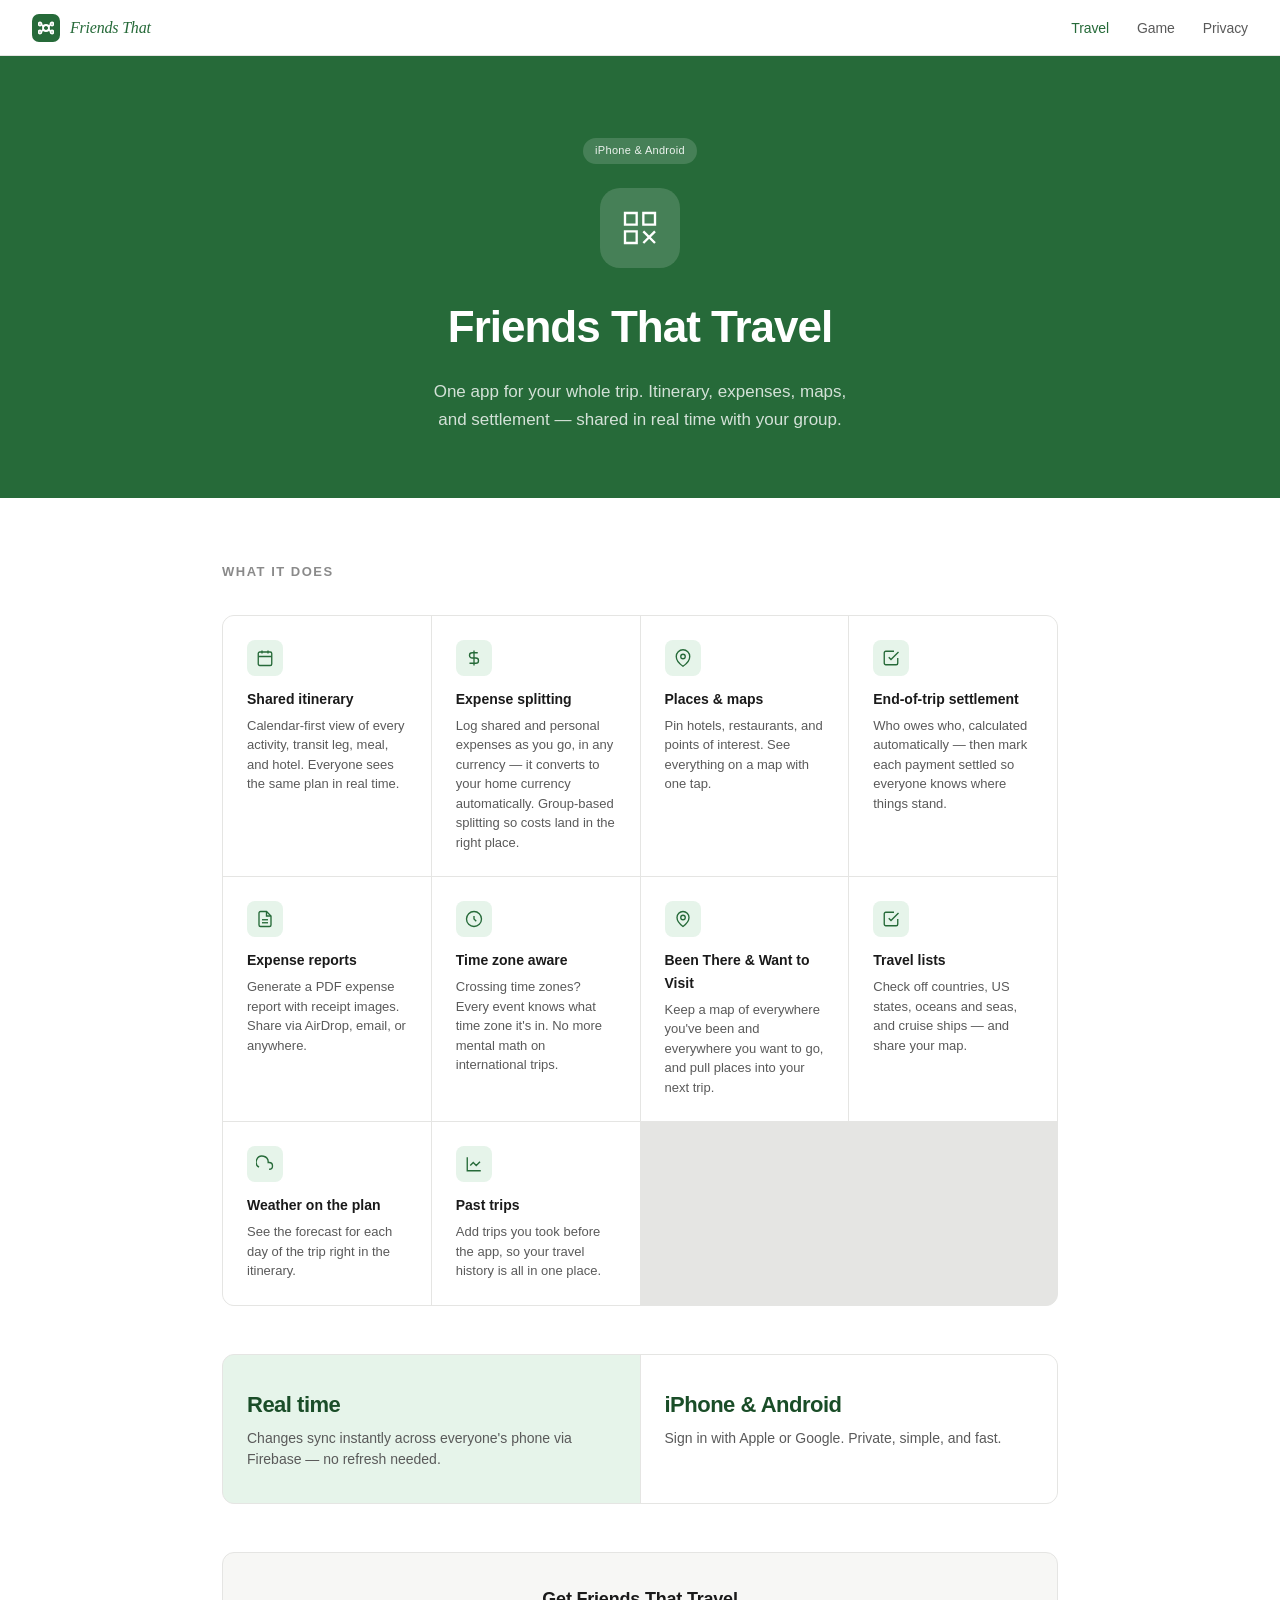
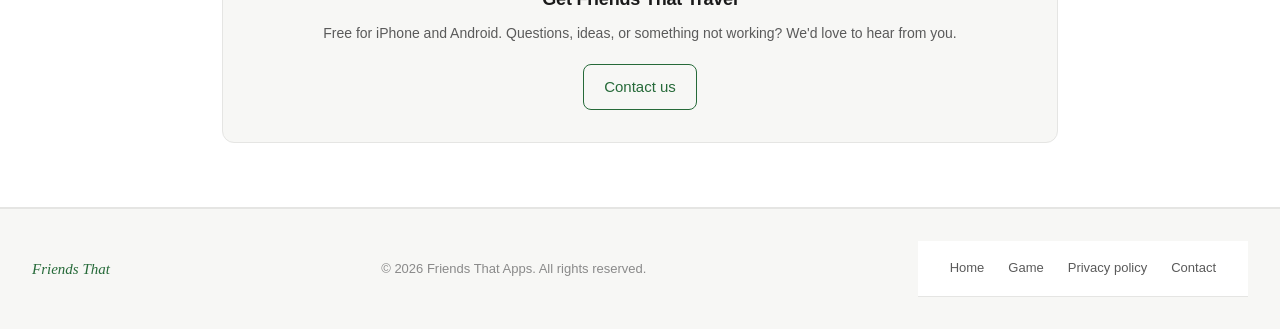
<file: travel.html>
<!DOCTYPE html>
<html lang="en">
<head>
  <meta charset="UTF-8" />
  <meta name="viewport" content="width=device-width, initial-scale=1.0" />
  <title>Friends That Travel — Trip companion app</title>
  <meta name="description" content="Plan trips together. Shared itinerary, expense splitting, maps, and end-of-trip settlement for your travel group." />
  <link rel="stylesheet" href="style.css" />
  <style>
    .app-hero {
      background: var(--green);
      padding: 5rem 2rem 4rem;
      text-align: center;
      color: #fff;
    }
    .app-hero .badge-hero {
      display: inline-block;
      background: rgba(255,255,255,0.15);
      color: rgba(255,255,255,0.9);
      font-size: 11px; font-weight: 500; letter-spacing: 0.3px;
      padding: 4px 12px; border-radius: 100px;
      margin-bottom: 1.5rem;
    }
    .app-hero .app-icon-large {
      width: 80px; height: 80px;
      background: rgba(255,255,255,0.15);
      border-radius: 20px;
      display: flex; align-items: center; justify-content: center;
      margin: 0 auto 1.5rem;
    }
    .app-hero .app-icon-large svg {
      width: 40px; height: 40px; stroke: #fff; fill: none; stroke-width: 1.4;
    }
    .app-hero h1 {
      font-size: clamp(28px, 5vw, 44px);
      font-weight: 700; letter-spacing: -1px;
      margin-bottom: 1rem; color: #fff;
    }
    .app-hero p {
      font-size: 17px; color: rgba(255,255,255,0.8);
      max-width: 440px; margin: 0 auto;
      line-height: 1.65;
    }

    .features-section { padding: 4rem 2rem; max-width: 900px; margin: 0 auto; }
    .features-section h2 {
      font-size: 13px; font-weight: 600; letter-spacing: 1.5px;
      text-transform: uppercase; color: var(--text-subtle);
      margin-bottom: 2rem;
    }

    .features-section .feature-grid {
      margin-bottom: 3rem;
    }

    .highlight-row {
      display: grid;
      grid-template-columns: 1fr 1fr;
      gap: 1px;
      background: var(--border);
      border: 0.5px solid var(--border);
      border-radius: var(--radius);
      overflow: hidden;
      margin-bottom: 1px;
    }
    .highlight-cell {
      background: var(--bg);
      padding: 2rem 1.5rem;
    }
    .highlight-cell.accent { background: var(--green-light); }
    .highlight-cell h3 {
      font-size: 22px; font-weight: 700; color: var(--green-dark);
      letter-spacing: -0.5px; margin-bottom: 0.35rem;
    }
    .highlight-cell p { font-size: 14px; color: var(--text-muted); line-height: 1.55; }

    .testflight-cta {
      background: var(--bg-secondary);
      border: 0.5px solid var(--border);
      border-radius: var(--radius);
      padding: 2rem; text-align: center;
      margin-top: 3rem;
    }
    .testflight-cta h3 { font-size: 18px; font-weight: 600; margin-bottom: 0.5rem; letter-spacing: -0.2px; }
    .testflight-cta p { font-size: 14px; color: var(--text-muted); margin-bottom: 1.25rem; }

    @media (max-width: 560px) {
      .highlight-row { grid-template-columns: 1fr; }
    }
  </style>
</head>
<body>

<nav>
  <a href="index.html" class="nav-brand">
    <div class="nav-logo-mark">
      <svg viewBox="0 0 16 16"><circle cx="8" cy="8" r="3"/><circle cx="2" cy="4" r="1.5"/><circle cx="14" cy="4" r="1.5"/><circle cx="2" cy="12" r="1.5"/><circle cx="14" cy="12" r="1.5"/><line x1="4" y1="5" x2="6" y2="7"/><line x1="12" y1="5" x2="10" y2="7"/><line x1="4" y1="11" x2="6" y2="9"/><line x1="12" y1="11" x2="10" y2="9"/></svg>
    </div>
    <span class="nav-wordmark"><em>Friends That</em></span>
  </a>
  <ul class="nav-links">
    <li><a href="travel.html" class="active">Travel</a></li>
    <li><a href="game.html">Game</a></li>
    <li><a href="privacy.html">Privacy</a></li>
  </ul>
</nav>

<header class="app-hero">
  <span class="badge-hero">iPhone &amp; Android</span>
  <div class="app-icon-large">
    <svg viewBox="0 0 24 24"><path d="M3 3h7v7H3zM14 3h7v7h-7zM3 14h7v7H3z"/><path d="M14 14l7 7M21 14l-7 7"/></svg>
  </div>
  <h1>Friends That Travel</h1>
  <p>One app for your whole trip. Itinerary, expenses, maps, and settlement — shared in real time with your group.</p>
</header>

<section class="features-section">
  <h2>What it does</h2>

  <div class="feature-grid">
    <div class="feature-item">
      <div class="feature-icon">
        <svg viewBox="0 0 24 24"><rect x="3" y="4" width="18" height="18" rx="2"/><path d="M16 2v4M8 2v4M3 10h18"/></svg>
      </div>
      <h3>Shared itinerary</h3>
      <p>Calendar-first view of every activity, transit leg, meal, and hotel. Everyone sees the same plan in real time.</p>
    </div>
    <div class="feature-item">
      <div class="feature-icon">
        <svg viewBox="0 0 24 24"><path d="M12 2v20M17 5H9.5a3.5 3.5 0 0 0 0 7h5a3.5 3.5 0 0 1 0 7H6"/></svg>
      </div>
      <h3>Expense splitting</h3>
      <p>Log shared and personal expenses as you go, in any currency — it converts to your home currency automatically. Group-based splitting so costs land in the right place.</p>
    </div>
    <div class="feature-item">
      <div class="feature-icon">
        <svg viewBox="0 0 24 24"><path d="M21 10c0 7-9 13-9 13s-9-6-9-13a9 9 0 0 1 18 0z"/><circle cx="12" cy="10" r="3"/></svg>
      </div>
      <h3>Places & maps</h3>
      <p>Pin hotels, restaurants, and points of interest. See everything on a map with one tap.</p>
    </div>
    <div class="feature-item">
      <div class="feature-icon">
        <svg viewBox="0 0 24 24"><path d="M9 11l3 3L22 4"/><path d="M21 12v7a2 2 0 0 1-2 2H5a2 2 0 0 1-2-2V5a2 2 0 0 1 2-2h11"/></svg>
      </div>
      <h3>End-of-trip settlement</h3>
      <p>Who owes who, calculated automatically — then mark each payment settled so everyone knows where things stand.</p>
    </div>
    <div class="feature-item">
      <div class="feature-icon">
        <svg viewBox="0 0 24 24"><path d="M14 2H6a2 2 0 0 0-2 2v16a2 2 0 0 0 2 2h12a2 2 0 0 0 2-2V8z"/><polyline points="14 2 14 8 20 8"/><line x1="16" y1="13" x2="8" y2="13"/><line x1="16" y1="17" x2="8" y2="17"/></svg>
      </div>
      <h3>Expense reports</h3>
      <p>Generate a PDF expense report with receipt images. Share via AirDrop, email, or anywhere.</p>
    </div>
    <div class="feature-item">
      <div class="feature-icon">
        <svg viewBox="0 0 24 24"><circle cx="12" cy="12" r="10"/><path d="M12 8v4l3 3"/></svg>
      </div>
      <h3>Time zone aware</h3>
      <p>Crossing time zones? Every event knows what time zone it's in. No more mental math on international trips.</p>
    </div>
    <div class="feature-item">
      <div class="feature-icon">
        <svg viewBox="0 0 24 24"><path d="M20 10c0 6-8 12-8 12s-8-6-8-12a8 8 0 0 1 16 0z"/><circle cx="12" cy="10" r="3"/></svg>
      </div>
      <h3>Been There &amp; Want to Visit</h3>
      <p>Keep a map of everywhere you've been and everywhere you want to go, and pull places into your next trip.</p>
    </div>
    <div class="feature-item">
      <div class="feature-icon">
        <svg viewBox="0 0 24 24"><path d="M9 11l3 3L22 4"/><path d="M21 12v7a2 2 0 0 1-2 2H5a2 2 0 0 1-2-2V5a2 2 0 0 1 2-2h11"/></svg>
      </div>
      <h3>Travel lists</h3>
      <p>Check off countries, US states, oceans and seas, and cruise ships — and share your map.</p>
    </div>
    <div class="feature-item">
      <div class="feature-icon">
        <svg viewBox="0 0 24 24"><path d="M17.5 19a4.5 4.5 0 1 0 0-9h-1.26A8 8 0 1 0 4 16.25"/></svg>
      </div>
      <h3>Weather on the plan</h3>
      <p>See the forecast for each day of the trip right in the itinerary.</p>
    </div>
    <div class="feature-item">
      <div class="feature-icon">
        <svg viewBox="0 0 24 24"><path d="M3 3v18h18"/><path d="M7 14l4-4 4 4 5-5"/></svg>
      </div>
      <h3>Past trips</h3>
      <p>Add trips you took before the app, so your travel history is all in one place.</p>
    </div>
  </div>

  <div class="highlight-row">
    <div class="highlight-cell accent">
      <h3>Real time</h3>
      <p>Changes sync instantly across everyone's phone via Firebase — no refresh needed.</p>
    </div>
    <div class="highlight-cell">
      <h3>iPhone &amp; Android</h3>
      <p>Sign in with Apple or Google. Private, simple, and fast.</p>
    </div>
  </div>

  <div class="testflight-cta">
    <h3>Get Friends That Travel</h3>
    <p>Free for iPhone and Android. Questions, ideas, or something not working? We'd love to hear from you.</p>
    <a href="mailto:privacy@friendsthat.app" class="btn btn-outline">Contact us</a>
  </div>
</section>

<hr class="divider" />

<footer>
  <span class="footer-brand">Friends That</span>
  <span class="footer-copy">© 2026 Friends That Apps. All rights reserved.</span>
  <nav class="footer-links">
    <a href="index.html">Home</a>
    <a href="game.html">Game</a>
    <a href="privacy.html">Privacy policy</a>
    <a href="mailto:privacy@friendsthat.app">Contact</a>
  </nav>
</footer>

</body>
</html>
</file>
<file: style.css>
/* Friends That — brand stylesheet */
/* Brand green: #266A39 */

*, *::before, *::after { box-sizing: border-box; margin: 0; padding: 0; }

:root {
  --green:        #266A39;
  --green-dark:   #1A4D28;
  --green-mid:    #3D8F52;
  --green-light:  #E6F4EA;
  --green-border: #B2D9BB;
  --text:         #1A1A1A;
  --text-muted:   #5A5A5A;
  --text-subtle:  #8A8A8A;
  --bg:           #FFFFFF;
  --bg-secondary: #F7F7F5;
  --border:       #E5E5E3;
  --radius:       12px;
  --radius-sm:    8px;
}

html { font-size: 16px; -webkit-font-smoothing: antialiased; }

body {
  font-family: -apple-system, BlinkMacSystemFont, "SF Pro Text", "Helvetica Neue", Arial, sans-serif;
  color: var(--text);
  background: var(--bg);
  line-height: 1.6;
}

a { color: var(--green); text-decoration: none; }
a:hover { text-decoration: underline; }

/* ── Nav ── */
nav {
  position: sticky; top: 0; z-index: 100;
  background: rgba(255,255,255,0.92);
  backdrop-filter: saturate(180%) blur(20px);
  -webkit-backdrop-filter: saturate(180%) blur(20px);
  border-bottom: 0.5px solid var(--border);
  padding: 0 2rem;
  height: 56px;
  display: flex; align-items: center; justify-content: space-between;
}

.nav-brand {
  display: flex; align-items: center; gap: 10px;
  text-decoration: none;
}
.nav-logo-mark {
  width: 28px; height: 28px;
  background: var(--green);
  border-radius: 7px;
  display: flex; align-items: center; justify-content: center;
}
.nav-logo-mark svg { width: 16px; height: 16px; fill: none; stroke: #fff; stroke-width: 1.8; }
.nav-wordmark {
  font-size: 16px; font-weight: 600; color: var(--text);
  letter-spacing: -0.2px;
}
.nav-wordmark em {
  font-style: italic; font-weight: 400; color: var(--green);
  font-family: Georgia, "Times New Roman", serif;
}

.nav-links {
  display: flex; align-items: center; gap: 1.75rem;
  list-style: none;
}
.nav-links a {
  font-size: 14px; color: var(--text-muted);
  text-decoration: none; letter-spacing: -0.1px;
}
.nav-links a:hover { color: var(--text); }
.nav-links a.active { color: var(--green); font-weight: 500; }

/* ── Footer ── */
footer {
  border-top: 0.5px solid var(--border);
  padding: 2rem;
  display: flex; justify-content: space-between; align-items: center;
  flex-wrap: wrap; gap: 1rem;
  background: var(--bg-secondary);
}
.footer-brand {
  font-family: Georgia, "Times New Roman", serif;
  font-style: italic; color: var(--green);
  font-size: 15px; font-weight: 400;
}
.footer-copy { font-size: 13px; color: var(--text-subtle); }
.footer-links { display: flex; gap: 1.5rem; }
.footer-links a { font-size: 13px; color: var(--text-muted); text-decoration: none; }
.footer-links a:hover { color: var(--text); }

/* ── Pill badge ── */
.badge {
  display: inline-block;
  font-size: 11px; font-weight: 500;
  padding: 3px 10px; border-radius: 100px;
  letter-spacing: 0.2px;
}
.badge-green { background: var(--green-light); color: var(--green-dark); border: 0.5px solid var(--green-border); }
.badge-gray  { background: #F0F0EE; color: var(--text-muted); border: 0.5px solid var(--border); }

/* ── Buttons ── */
.btn {
  display: inline-flex; align-items: center; gap: 6px;
  padding: 10px 20px; border-radius: var(--radius-sm);
  font-size: 15px; font-weight: 500;
  cursor: pointer; text-decoration: none;
  transition: opacity 0.15s, transform 0.1s;
  border: none;
}
.btn:hover { opacity: 0.88; transform: translateY(-1px); text-decoration: none; }
.btn-primary { background: var(--green); color: #fff; }
.btn-outline { background: transparent; color: var(--green); border: 1.5px solid var(--green); }

/* ── Feature grid ── */
.feature-grid {
  display: grid;
  grid-template-columns: repeat(auto-fit, minmax(200px, 1fr));
  gap: 1px;
  background: var(--border);
  border: 0.5px solid var(--border);
  border-radius: var(--radius);
  overflow: hidden;
}
.feature-item {
  background: var(--bg);
  padding: 1.5rem;
}
.feature-icon {
  width: 36px; height: 36px;
  background: var(--green-light);
  border-radius: var(--radius-sm);
  display: flex; align-items: center; justify-content: center;
  margin-bottom: 0.75rem;
}
.feature-icon svg { width: 18px; height: 18px; stroke: var(--green); fill: none; stroke-width: 1.8; }
.feature-item h3 { font-size: 14px; font-weight: 600; margin-bottom: 0.35rem; }
.feature-item p  { font-size: 13px; color: var(--text-muted); line-height: 1.5; }

/* ── Section spacing ── */
.section { padding: 5rem 2rem; max-width: 900px; margin: 0 auto; }
.section-sm { padding: 3rem 2rem; max-width: 900px; margin: 0 auto; }
.divider { border: none; border-top: 0.5px solid var(--border); }

/* ── Prose (privacy policy) ── */
.prose { max-width: 680px; margin: 0 auto; }
.prose h1 { font-size: 28px; font-weight: 700; margin-bottom: 0.5rem; letter-spacing: -0.4px; }
.prose h2 { font-size: 18px; font-weight: 600; margin: 2.5rem 0 0.75rem; letter-spacing: -0.2px; }
.prose p  { font-size: 15px; color: var(--text-muted); margin-bottom: 1rem; line-height: 1.75; }
.prose ul { padding-left: 1.25rem; margin-bottom: 1rem; }
.prose ul li { font-size: 15px; color: var(--text-muted); line-height: 1.75; margin-bottom: 0.35rem; }
.prose a  { color: var(--green); }

@media (max-width: 640px) {
  nav { padding: 0 1rem; }
  .nav-links { gap: 1rem; }
  .section { padding: 3rem 1.25rem; }
  footer { flex-direction: column; align-items: flex-start; }
}
</file>
